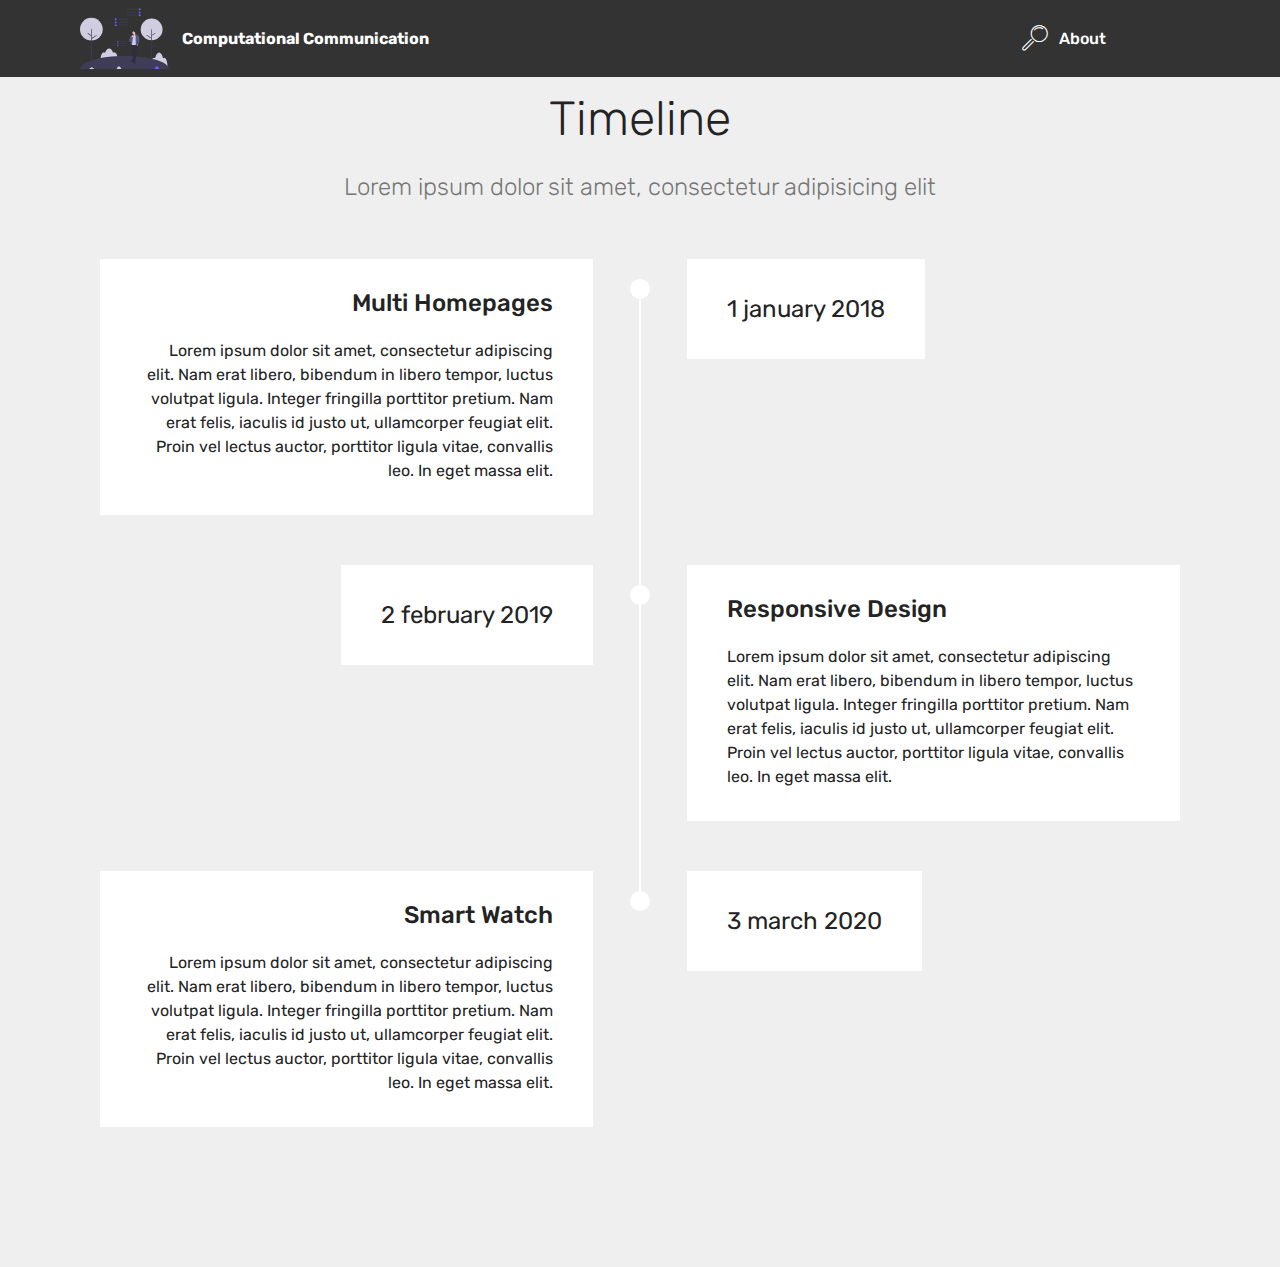
<file: cv.html>
<!DOCTYPE html>
<html >
<head>
  <!-- Site made with Mobirise Website Builder v4.9.1, https://mobirise.com -->
  <meta charset="UTF-8">
  <meta http-equiv="X-UA-Compatible" content="IE=edge">
  <meta name="generator" content="Mobirise v4.9.1, mobirise.com">
  <meta name="viewport" content="width=device-width, initial-scale=1, minimum-scale=1">
  <link rel="shortcut icon" href="assets/images/undraw-news.svg" type="image/x-icon">
  <meta name="description" content="Web Page Generator Description">
  <title>cv</title>
  <link rel="stylesheet" href="assets/web/assets/mobirise-icons/mobirise-icons.css">
  <link rel="stylesheet" href="assets/tether/tether.min.css">
  <link rel="stylesheet" href="assets/bootstrap/css/bootstrap.min.css">
  <link rel="stylesheet" href="assets/bootstrap/css/bootstrap-grid.min.css">
  <link rel="stylesheet" href="assets/bootstrap/css/bootstrap-reboot.min.css">
  <link rel="stylesheet" href="assets/dropdown/css/style.css">
  <link rel="stylesheet" href="assets/theme/css/style.css">
  <link rel="stylesheet" href="assets/mobirise/css/mbr-additional.css" type="text/css">
  
  
  
</head>
<body>
  <section class="menu cid-qTkzRZLJNu" once="menu" id="menu1-7">

    

    <nav class="navbar navbar-expand beta-menu navbar-dropdown align-items-center navbar-fixed-top navbar-toggleable-sm">
        <button class="navbar-toggler navbar-toggler-right" type="button" data-toggle="collapse" data-target="#navbarSupportedContent" aria-controls="navbarSupportedContent" aria-expanded="false" aria-label="Toggle navigation">
            <div class="hamburger">
                <span></span>
                <span></span>
                <span></span>
                <span></span>
            </div>
        </button>
        <div class="menu-logo">
            <div class="navbar-brand">
                <span class="navbar-logo">
                    <a href="https://chengjunwang.com/about/">
                         <img src="assets/images/undraw-study.svg" alt="Mobirise" title="" style="height: 3.8rem;">
                    </a>
                </span>
                <span class="navbar-caption-wrap"><a class="navbar-caption text-white display-7" href="https://chengjunwang.com/about/" target="_blank">Computational Communication</a></span>
            </div>
        </div>
        <div class="collapse navbar-collapse" id="navbarSupportedContent">
            <ul class="navbar-nav nav-dropdown nav-right" data-app-modern-menu="true"><li class="nav-item">
                    <a class="nav-link link text-white display-4" href="#top">
                        <span class="mbri-search mbr-iconfont mbr-iconfont-btn"></span>
                        About &nbsp; &nbsp; &nbsp; &nbsp; &nbsp; &nbsp; &nbsp; &nbsp; &nbsp; &nbsp;&nbsp;</a>
                </li></ul>
            
        </div>
    </nav>
</section>

<section class="engine"><a href="https://mobirise.info/j">website templates</a></section><section class="timeline1 cid-rsKRUAV9u8" id="timeline1-8">

    

    

    <div class="container align-center">
        <h2 class="mbr-section-title pb-3 mbr-fonts-style display-2">
            Timeline
        </h2>
        <h3 class="mbr-section-subtitle pb-5 mbr-fonts-style display-5">
            Lorem ipsum dolor sit amet, consectetur adipisicing elit
        </h3>

        <div class="container timelines-container" mbri-timelines="">
            <div class="row timeline-element reverse separline">      
                 <div class="timeline-date-panel col-xs-12 col-md-6  align-left">         
                    <div class="time-line-date-content">
                        <p class="mbr-timeline-date mbr-fonts-style display-5">
                            1 january 2018  
                        </p>
                    </div>
                </div>
           <span class="iconBackground"></span>
            <div class="col-xs-12 col-md-6 align-right">
                <div class="timeline-text-content">
                    <h4 class="mbr-timeline-title pb-3 mbr-fonts-style display-5">
                        Multi Homepages
                    </h4>
                    <p class="mbr-timeline-text mbr-fonts-style display-7">
                        Lorem ipsum dolor sit amet, consectetur adipiscing elit. Nam erat libero, bibendum in libero tempor, luctus volutpat ligula. Integer fringilla porttitor pretium. Nam erat felis, iaculis id justo ut, ullamcorper feugiat elit. Proin vel lectus auctor, porttitor ligula vitae, convallis leo. In eget massa elit.
                    </p>
                 </div>
            </div>
            </div>

            <div class="row timeline-element  separline">
                <div class="timeline-date-panel col-xs-12 col-md-6 align-right">
                    <div class="time-line-date-content">
                        <p class="mbr-timeline-date mbr-fonts-style display-5">
                            2 february 2019  
                        </p>
                    </div>
                </div>
                <span class="iconBackground"></span>
                <div class="col-xs-12 col-md-6 align-left ">
                    <div class="timeline-text-content">
                        <h4 class="mbr-timeline-title pb-3 mbr-fonts-style display-5">
                            Responsive Design
                        </h4>
                        <p class="mbr-timeline-text mbr-fonts-style display-7">
                            Lorem ipsum dolor sit amet, consectetur adipiscing elit. Nam erat libero, bibendum in libero tempor, luctus volutpat ligula. Integer fringilla porttitor pretium. Nam erat felis, iaculis id justo ut, ullamcorper feugiat elit. Proin vel lectus auctor, porttitor ligula vitae, convallis leo. In eget massa elit.
                        </p>
                    </div>
                </div>
            </div> 


            <div class="row timeline-element reverse">
                <div class="timeline-date-panel col-xs-12 col-md-6  align-left">
                    <div class="time-line-date-content">
                        <p class="mbr-timeline-date mbr-fonts-style display-5">
                            3 march 2020
                        </p>
                    </div>
                </div>
                <span class="iconBackground"></span>
                <div class="col-xs-12 col-md-6 align-right">
                    <div class="timeline-text-content">
                        <h4 class="mbr-timeline-title pb-3 mbr-fonts-style display-5">
                            Smart Watch
                        </h4>      
                        <p class="mbr-timeline-text mbr-fonts-style display-7">
                            Lorem ipsum dolor sit amet, consectetur adipiscing elit. Nam erat libero, bibendum in libero tempor, luctus volutpat ligula. Integer fringilla porttitor pretium. Nam erat felis, iaculis id justo ut, ullamcorper feugiat elit. Proin vel lectus auctor, porttitor ligula vitae, convallis leo. In eget massa elit.
                        </p>
                    </div>
                </div>
            </div>

            


            


            

            

            

            

            

            

            
        </div>
    </div>
</section>


  <script src="assets/web/assets/jquery/jquery.min.js"></script>
  <script src="assets/popper/popper.min.js"></script>
  <script src="assets/tether/tether.min.js"></script>
  <script src="assets/bootstrap/js/bootstrap.min.js"></script>
  <script src="assets/smoothscroll/smooth-scroll.js"></script>
  <script src="assets/dropdown/js/script.min.js"></script>
  <script src="assets/touchswipe/jquery.touch-swipe.min.js"></script>
  <script src="assets/theme/js/script.js"></script>
  
  
</body>
</html>
</file>
<file: assets/web/assets/mobirise-icons/mobirise-icons.css>
@font-face {
  font-family: 'MobiriseIcons';
  src:  url('mobirise-icons.eot?spat4u');
  src:  url('mobirise-icons.eot?spat4u#iefix') format('embedded-opentype'),
    url('mobirise-icons.ttf?spat4u') format('truetype'),
    url('mobirise-icons.woff?spat4u') format('woff'),
    url('mobirise-icons.svg?spat4u#MobiriseIcons') format('svg');
  font-weight: normal;
  font-style: normal;
}

[class^="mbri-"], [class*=" mbri-"] {
  /* use !important to prevent issues with browser extensions that change fonts */
  font-family: MobiriseIcons !important;
  speak: none;
  font-style: normal;
  font-weight: normal;
  font-variant: normal;
  text-transform: none;
  line-height: 1;

  /* Better Font Rendering =========== */
  -webkit-font-smoothing: antialiased;
  -moz-osx-font-smoothing: grayscale;
}

.mbri-add-submenu:before {
  content: "\e900";
}
.mbri-alert:before {
  content: "\e901";
}
.mbri-align-center:before {
  content: "\e902";
}
.mbri-align-justify:before {
  content: "\e903";
}
.mbri-align-left:before {
  content: "\e904";
}
.mbri-align-right:before {
  content: "\e905";
}
.mbri-android:before {
  content: "\e906";
}
.mbri-apple:before {
  content: "\e907";
}
.mbri-arrow-down:before {
  content: "\e908";
}
.mbri-arrow-next:before {
  content: "\e909";
}
.mbri-arrow-prev:before {
  content: "\e90a";
}
.mbri-arrow-up:before {
  content: "\e90b";
}
.mbri-bold:before {
  content: "\e90c";
}
.mbri-bookmark:before {
  content: "\e90d";
}
.mbri-bootstrap:before {
  content: "\e90e";
}
.mbri-briefcase:before {
  content: "\e90f";
}
.mbri-browse:before {
  content: "\e910";
}
.mbri-bulleted-list:before {
  content: "\e911";
}
.mbri-calendar:before {
  content: "\e912";
}
.mbri-camera:before {
  content: "\e913";
}
.mbri-cart-add:before {
  content: "\e914";
}
.mbri-cart-full:before {
  content: "\e915";
}
.mbri-cash:before {
  content: "\e916";
}
.mbri-change-style:before {
  content: "\e917";
}
.mbri-chat:before {
  content: "\e918";
}
.mbri-clock:before {
  content: "\e919";
}
.mbri-close:before {
  content: "\e91a";
}
.mbri-cloud:before {
  content: "\e91b";
}
.mbri-code:before {
  content: "\e91c";
}
.mbri-contact-form:before {
  content: "\e91d";
}
.mbri-credit-card:before {
  content: "\e91e";
}
.mbri-cursor-click:before {
  content: "\e91f";
}
.mbri-cust-feedback:before {
  content: "\e920";
}
.mbri-database:before {
  content: "\e921";
}
.mbri-delivery:before {
  content: "\e922";
}
.mbri-desktop:before {
  content: "\e923";
}
.mbri-devices:before {
  content: "\e924";
}
.mbri-down:before {
  content: "\e925";
}
.mbri-download:before {
  content: "\e989";
}
.mbri-drag-n-drop:before {
  content: "\e927";
}
.mbri-drag-n-drop2:before {
  content: "\e928";
}
.mbri-edit:before {
  content: "\e929";
}
.mbri-edit2:before {
  content: "\e92a";
}
.mbri-error:before {
  content: "\e92b";
}
.mbri-extension:before {
  content: "\e92c";
}
.mbri-features:before {
  content: "\e92d";
}
.mbri-file:before {
  content: "\e92e";
}
.mbri-flag:before {
  content: "\e92f";
}
.mbri-folder:before {
  content: "\e930";
}
.mbri-gift:before {
  content: "\e931";
}
.mbri-github:before {
  content: "\e932";
}
.mbri-globe:before {
  content: "\e933";
}
.mbri-globe-2:before {
  content: "\e934";
}
.mbri-growing-chart:before {
  content: "\e935";
}
.mbri-hearth:before {
  content: "\e936";
}
.mbri-help:before {
  content: "\e937";
}
.mbri-home:before {
  content: "\e938";
}
.mbri-hot-cup:before {
  content: "\e939";
}
.mbri-idea:before {
  content: "\e93a";
}
.mbri-image-gallery:before {
  content: "\e93b";
}
.mbri-image-slider:before {
  content: "\e93c";
}
.mbri-info:before {
  content: "\e93d";
}
.mbri-italic:before {
  content: "\e93e";
}
.mbri-key:before {
  content: "\e93f";
}
.mbri-laptop:before {
  content: "\e940";
}
.mbri-layers:before {
  content: "\e941";
}
.mbri-left-right:before {
  content: "\e942";
}
.mbri-left:before {
  content: "\e943";
}
.mbri-letter:before {
  content: "\e944";
}
.mbri-like:before {
  content: "\e945";
}
.mbri-link:before {
  content: "\e946";
}
.mbri-lock:before {
  content: "\e947";
}
.mbri-login:before {
  content: "\e948";
}
.mbri-logout:before {
  content: "\e949";
}
.mbri-magic-stick:before {
  content: "\e94a";
}
.mbri-map-pin:before {
  content: "\e94b";
}
.mbri-menu:before {
  content: "\e94c";
}
.mbri-mobile:before {
  content: "\e94d";
}
.mbri-mobile2:before {
  content: "\e94e";
}
.mbri-mobirise:before {
  content: "\e94f";
}
.mbri-more-horizontal:before {
  content: "\e950";
}
.mbri-more-vertical:before {
  content: "\e951";
}
.mbri-music:before {
  content: "\e952";
}
.mbri-new-file:before {
  content: "\e953";
}
.mbri-numbered-list:before {
  content: "\e954";
}
.mbri-opened-folder:before {
  content: "\e955";
}
.mbri-pages:before {
  content: "\e956";
}
.mbri-paper-plane:before {
  content: "\e957";
}
.mbri-paperclip:before {
  content: "\e958";
}
.mbri-photo:before {
  content: "\e959";
}
.mbri-photos:before {
  content: "\e95a";
}
.mbri-pin:before {
  content: "\e95b";
}
.mbri-play:before {
  content: "\e95c";
}
.mbri-plus:before {
  content: "\e95d";
}
.mbri-preview:before {
  content: "\e95e";
}
.mbri-print:before {
  content: "\e95f";
}
.mbri-protect:before {
  content: "\e960";
}
.mbri-question:before {
  content: "\e961";
}
.mbri-quote-left:before {
  content: "\e962";
}
.mbri-quote-right:before {
  content: "\e963";
}
.mbri-refresh:before {
  content: "\e964";
}
.mbri-responsive:before {
  content: "\e965";
}
.mbri-right:before {
  content: "\e966";
}
.mbri-rocket:before {
  content: "\e967";
}
.mbri-sad-face:before {
  content: "\e968";
}
.mbri-sale:before {
  content: "\e969";
}
.mbri-save:before {
  content: "\e96a";
}
.mbri-search:before {
  content: "\e96b";
}
.mbri-setting:before {
  content: "\e96c";
}
.mbri-setting2:before {
  content: "\e96d";
}
.mbri-setting3:before {
  content: "\e96e";
}
.mbri-share:before {
  content: "\e96f";
}
.mbri-shopping-bag:before {
  content: "\e970";
}
.mbri-shopping-basket:before {
  content: "\e971";
}
.mbri-shopping-cart:before {
  content: "\e972";
}
.mbri-sites:before {
  content: "\e973";
}
.mbri-smile-face:before {
  content: "\e974";
}
.mbri-speed:before {
  content: "\e975";
}
.mbri-star:before {
  content: "\e976";
}
.mbri-success:before {
  content: "\e977";
}
.mbri-sun:before {
  content: "\e978";
}
.mbri-sun2:before {
  content: "\e979";
}
.mbri-tablet:before {
  content: "\e97a";
}
.mbri-tablet-vertical:before {
  content: "\e97b";
}
.mbri-target:before {
  content: "\e97c";
}
.mbri-timer:before {
  content: "\e97d";
}
.mbri-to-ftp:before {
  content: "\e97e";
}
.mbri-to-local-drive:before {
  content: "\e97f";
}
.mbri-touch-swipe:before {
  content: "\e980";
}
.mbri-touch:before {
  content: "\e981";
}
.mbri-trash:before {
  content: "\e982";
}
.mbri-underline:before {
  content: "\e983";
}
.mbri-unlink:before {
  content: "\e984";
}
.mbri-unlock:before {
  content: "\e985";
}
.mbri-up-down:before {
  content: "\e986";
}
.mbri-up:before {
  content: "\e987";
}
.mbri-update:before {
  content: "\e988";
}
.mbri-upload:before {
 content: "\e926"; 
}
.mbri-user:before {
  content: "\e98a";
}
.mbri-user2:before {
  content: "\e98b";
}
.mbri-users:before {
  content: "\e98c";
}
.mbri-video:before {
  content: "\e98d";
}
.mbri-video-play:before {
  content: "\e98e";
}
.mbri-watch:before {
  content: "\e98f";
}
.mbri-website-theme:before {
  content: "\e990";
}
.mbri-wifi:before {
  content: "\e991";
}
.mbri-windows:before {
  content: "\e992";
}
.mbri-zoom-out:before {
  content: "\e993";
}
.mbri-redo:before {
  content: "\e994";
}
.mbri-undo:before {
  content: "\e995";
}
</file>
<file: assets/dropdown/css/style.css>
.navbar-dropdown {
  left: 0;
  padding: 0;
  position: absolute;
  right: 0;
  top: 0;
  transition: all 0.45s ease;
  z-index: 1030;
  background: #282828; }
  .navbar-dropdown .navbar-logo {
    margin-right: 0.8rem;
    transition: margin 0.3s ease-in-out;
    vertical-align: middle; }
    .navbar-dropdown .navbar-logo img {
      height: 3.125rem;
      transition: all 0.3s ease-in-out; }
    .navbar-dropdown .navbar-logo.mbr-iconfont {
      font-size: 3.125rem;
      line-height: 3.125rem; }
  .navbar-dropdown .navbar-caption {
    font-weight: 700;
    white-space: normal;
    vertical-align: -4px;
    line-height: 3.125rem !important; }
    .navbar-dropdown .navbar-caption, .navbar-dropdown .navbar-caption:hover {
      color: inherit;
      text-decoration: none; }
  .navbar-dropdown .mbr-iconfont + .navbar-caption {
    vertical-align: -1px; }
  .navbar-dropdown.navbar-fixed-top {
    position: fixed; }
  .navbar-dropdown .navbar-brand span {
    vertical-align: -4px; }
  .navbar-dropdown.bg-color.transparent {
    background: none; }
  .navbar-dropdown.navbar-short .navbar-brand {
    padding: 0.625rem 0; }
    .navbar-dropdown.navbar-short .navbar-brand span {
      vertical-align: -1px; }
  .navbar-dropdown.navbar-short .navbar-caption {
    line-height: 2.375rem !important;
    vertical-align: -2px; }
  .navbar-dropdown.navbar-short .navbar-logo {
    margin-right: 0.5rem; }
    .navbar-dropdown.navbar-short .navbar-logo img {
      height: 2.375rem; }
    .navbar-dropdown.navbar-short .navbar-logo.mbr-iconfont {
      font-size: 2.375rem;
      line-height: 2.375rem; }
  .navbar-dropdown.navbar-short .mbr-table-cell {
    height: 3.625rem; }
  .navbar-dropdown .navbar-close {
    left: 0.6875rem;
    position: fixed;
    top: 0.75rem;
    z-index: 1000; }
  .navbar-dropdown .hamburger-icon {
    content: "";
    display: inline-block;
    vertical-align: middle;
    width: 16px;
    -webkit-box-shadow: 0 -6px 0 1px #282828,0 0 0 1px #282828,0 6px 0 1px #282828;
    -moz-box-shadow: 0 -6px 0 1px #282828,0 0 0 1px #282828,0 6px 0 1px #282828;
    box-shadow: 0 -6px 0 1px #282828,0 0 0 1px #282828,0 6px 0 1px #282828; }

.dropdown-menu .dropdown-toggle[data-toggle="dropdown-submenu"]::after {
  border-bottom: 0.35em solid transparent;
  border-left: 0.35em solid;
  border-right: 0;
  border-top: 0.35em solid transparent;
  margin-left: 0.3rem; }

.dropdown-menu .dropdown-item:focus {
  outline: 0; }

.nav-dropdown {
  font-size: 0.75rem;
  font-weight: 500;
  height: auto !important; }
  .nav-dropdown .nav-btn {
    padding-left: 1rem; }
  .nav-dropdown .link {
    margin: .667em 1.667em;
    font-weight: 500;
    padding: 0;
    transition: color .2s ease-in-out; }
    .nav-dropdown .link.dropdown-toggle {
      margin-right: 2.583em; }
      .nav-dropdown .link.dropdown-toggle::after {
        margin-left: .25rem;
        border-top: 0.35em solid;
        border-right: 0.35em solid transparent;
        border-left: 0.35em solid transparent;
        border-bottom: 0; }
      .nav-dropdown .link.dropdown-toggle[aria-expanded="true"] {
        margin: 0;
        padding: 0.667em 3.263em  0.667em 1.667em; }
  .nav-dropdown .link::after,
  .nav-dropdown .dropdown-item::after {
    color: inherit; }
  .nav-dropdown .btn {
    font-size: 0.75rem;
    font-weight: 700;
    letter-spacing: 0;
    margin-bottom: 0;
    padding-left: 1.25rem;
    padding-right: 1.25rem; }
  .nav-dropdown .dropdown-menu {
    border-radius: 0;
    border: 0;
    left: 0;
    margin: 0;
    padding-bottom: 1.25rem;
    padding-top: 1.25rem;
    position: relative; }
  .nav-dropdown .dropdown-submenu {
    margin-left: 0.125rem;
    top: 0; }
  .nav-dropdown .dropdown-item {
    font-weight: 500;
    line-height: 2;
    padding: 0.3846em 4.615em 0.3846em 1.5385em;
    position: relative;
    transition: color .2s ease-in-out, background-color .2s ease-in-out; }
    .nav-dropdown .dropdown-item::after {
      margin-top: -0.3077em;
      position: absolute;
      right: 1.1538em;
      top: 50%; }
    .nav-dropdown .dropdown-item:focus, .nav-dropdown .dropdown-item:hover {
      background: none; }

@media (max-width: 767px) {
  .nav-dropdown.navbar-toggleable-sm {
    bottom: 0;
    display: none;
    left: 0;
    overflow-x: hidden;
    position: fixed;
    top: 0;
    transform: translateX(-100%);
    -ms-transform: translateX(-100%);
    -webkit-transform: translateX(-100%);
    width: 18.75rem;
    z-index: 999; } }
.nav-dropdown.navbar-toggleable-xl {
  bottom: 0;
  display: none;
  left: 0;
  overflow-x: hidden;
  position: fixed;
  top: 0;
  transform: translateX(-100%);
  -ms-transform: translateX(-100%);
  -webkit-transform: translateX(-100%);
  width: 18.75rem;
  z-index: 999; }

.nav-dropdown-sm {
  display: block !important;
  overflow-x: hidden;
  overflow: auto;
  padding-top: 3.875rem; }
  .nav-dropdown-sm::after {
    content: "";
    display: block;
    height: 3rem;
    width: 100%; }
  .nav-dropdown-sm.collapse.in ~ .navbar-close {
    display: block !important; }
  .nav-dropdown-sm.collapsing, .nav-dropdown-sm.collapse.in {
    transform: translateX(0);
    -ms-transform: translateX(0);
    -webkit-transform: translateX(0);
    transition: all 0.25s ease-out;
    -webkit-transition: all 0.25s ease-out;
    background: #282828; }
  .nav-dropdown-sm.collapsing[aria-expanded="false"] {
    transform: translateX(-100%);
    -ms-transform: translateX(-100%);
    -webkit-transform: translateX(-100%); }
  .nav-dropdown-sm .nav-item {
    display: block;
    margin-left: 0 !important;
    padding-left: 0; }
  .nav-dropdown-sm .link,
  .nav-dropdown-sm .dropdown-item {
    border-top: 1px dotted rgba(255, 255, 255, 0.1);
    font-size: 0.8125rem;
    line-height: 1.6;
    margin: 0 !important;
    padding: 0.875rem 2.4rem 0.875rem 1.5625rem !important;
    position: relative;
    white-space: normal; }
    .nav-dropdown-sm .link:focus, .nav-dropdown-sm .link:hover,
    .nav-dropdown-sm .dropdown-item:focus,
    .nav-dropdown-sm .dropdown-item:hover {
      background: rgba(0, 0, 0, 0.2) !important;
      color: #c0a375; }
  .nav-dropdown-sm .nav-btn {
    position: relative;
    padding: 1.5625rem 1.5625rem 0 1.5625rem; }
    .nav-dropdown-sm .nav-btn::before {
      border-top: 1px dotted rgba(255, 255, 255, 0.1);
      content: "";
      left: 0;
      position: absolute;
      top: 0;
      width: 100%; }
    .nav-dropdown-sm .nav-btn + .nav-btn {
      padding-top: 0.625rem; }
      .nav-dropdown-sm .nav-btn + .nav-btn::before {
        display: none; }
  .nav-dropdown-sm .btn {
    padding: 0.625rem 0; }
  .nav-dropdown-sm .dropdown-toggle[data-toggle="dropdown-submenu"]::after {
    margin-left: .25rem;
    border-top: 0.35em solid;
    border-right: 0.35em solid transparent;
    border-left: 0.35em solid transparent;
    border-bottom: 0; }
  .nav-dropdown-sm .dropdown-toggle[data-toggle="dropdown-submenu"][aria-expanded="true"]::after {
    border-top: 0;
    border-right: 0.35em solid transparent;
    border-left: 0.35em solid transparent;
    border-bottom: 0.35em solid; }
  .nav-dropdown-sm .dropdown-menu {
    margin: 0;
    padding: 0;
    position: relative;
    top: 0;
    left: 0;
    width: 100%;
    border: 0;
    float: none;
    border-radius: 0;
    background: none; }
  .nav-dropdown-sm .dropdown-submenu {
    left: 100%;
    margin-left: 0.125rem;
    margin-top: -1.25rem;
    top: 0; }

.navbar-toggleable-sm .nav-dropdown .dropdown-menu {
  position: absolute; }

.navbar-toggleable-sm .nav-dropdown .dropdown-submenu {
  left: 100%;
  margin-left: 0.125rem;
  margin-top: -1.25rem;
  top: 0; }

.navbar-toggleable-sm.opened .nav-dropdown .dropdown-menu {
  position: relative; }

.navbar-toggleable-sm.opened .nav-dropdown .dropdown-submenu {
  left: 0;
  margin-left: 00rem;
  margin-top: 0rem;
  top: 0; }

.is-builder .nav-dropdown.collapsing {
  transition: none !important; }

/*# sourceMappingURL=style.css.map */
</file>
<file: assets/theme/css/style.css>
/*!
 * Mobirise v4 theme (https://mobirise.com/)
 * Copyright 2017 Mobirise
 */
section {
  background-color: #eeeeee; }

section,
.container,
.container-fluid {
  position: relative;
  word-wrap: break-word; }

a.mbr-iconfont:hover {
  text-decoration: none; }

.article .lead p, .article .lead ul, .article .lead ol, .article .lead pre, .article .lead blockquote {
  margin-bottom: 0; }

a {
  font-style: normal;
  font-weight: 400;
  cursor: pointer; }
  a, a:hover {
    text-decoration: none; }

figure {
  margin-bottom: 0; }

body {
  color: #232323; }

h1, h2, h3, h4, h5, h6,
.h1, .h2, .h3, .h4, .h5, .h6,
.display-1, .display-2, .display-3, .display-4 {
  line-height: 1;
  word-break: break-word;
  word-wrap: break-word; }

b, strong {
  font-weight: bold; }

blockquote {
  padding: 10px 0 10px 20px;
  position: relative;
  border-left: 2px solid;
  border-color: #ff3366; }

input:-webkit-autofill, input:-webkit-autofill:hover, input:-webkit-autofill:focus, input:-webkit-autofill:active {
  transition-delay: 9999s;
  transition-property: background-color, color; }

textarea[type="hidden"] {
  display: none; }

body {
  position: relative; }

section {
  background-position: 50% 50%;
  background-repeat: no-repeat;
  background-size: cover; }
  section .mbr-background-video,
  section .mbr-background-video-preview {
    position: absolute;
    bottom: 0;
    left: 0;
    right: 0;
    top: 0; }

.hidden {
  visibility: hidden; }

.mbr-z-index20 {
  z-index: 20; }

/*! Base colors */
.mbr-white {
  color: #ffffff; }

.mbr-black {
  color: #000000; }

.mbr-bg-white {
  background-color: #ffffff; }

.mbr-bg-black {
  background-color: #000000; }

/*! Text-aligns */
.align-left {
  text-align: left; }

.align-center {
  text-align: center; }

.align-right {
  text-align: right; }

@media (max-width: 767px) {
  .align-left, .align-center, .align-right, .mbr-section-btn, .mbr-section-title {
    text-align: center; } }
/*! Font-weight  */
.mbr-light {
  font-weight: 300; }

.mbr-regular {
  font-weight: 400; }

.mbr-semibold {
  font-weight: 500; }

.mbr-bold {
  font-weight: 700; }

/*! Media  */
.media-size-item {
  -webkit-flex: 1 1 auto;
  -moz-flex: 1 1 auto;
  -ms-flex: 1 1 auto;
  -o-flex: 1 1 auto;
  flex: 1 1 auto; }

.media-content {
  -webkit-flex-basis: 100%;
  flex-basis: 100%; }

.media-container-row {
  display: -ms-flexbox;
  display: -webkit-flex;
  display: flex;
  -webkit-flex-direction: row;
  -ms-flex-direction: row;
  flex-direction: row;
  -webkit-flex-wrap: wrap;
  -ms-flex-wrap: wrap;
  flex-wrap: wrap;
  -webkit-justify-content: center;
  -ms-flex-pack: center;
  justify-content: center;
  -webkit-align-content: center;
  -ms-flex-line-pack: center;
  align-content: center;
  -webkit-align-items: start;
  -ms-flex-align: start;
  align-items: start; }
  .media-container-row .media-size-item {
    width: 400px; }

.media-container-column {
  display: -ms-flexbox;
  display: -webkit-flex;
  display: flex;
  -webkit-flex-direction: column;
  -ms-flex-direction: column;
  flex-direction: column;
  -webkit-flex-wrap: wrap;
  -ms-flex-wrap: wrap;
  flex-wrap: wrap;
  -webkit-justify-content: center;
  -ms-flex-pack: center;
  justify-content: center;
  -webkit-align-content: center;
  -ms-flex-line-pack: center;
  align-content: center;
  -webkit-align-items: stretch;
  -ms-flex-align: stretch;
  align-items: stretch; }
  .media-container-column > * {
    width: 100%; }

@media (min-width: 992px) {
  .media-container-row {
    -webkit-flex-wrap: nowrap;
    -ms-flex-wrap: nowrap;
    flex-wrap: nowrap; } }
figure {
  overflow: hidden; }

figure[mbr-media-size] {
  transition: width 0.1s; }

.mbr-figure img, .mbr-figure iframe {
  display: block;
  width: 100%; }

.card {
  background-color: transparent;
  border: none; }

.card-img {
  text-align: center;
  flex-shrink: 0;
  -webkit-flex-shrink: 0; }

.media {
  max-width: 100%;
  margin: 0 auto; }

.mbr-figure {
  -ms-flex-item-align: center;
  -ms-grid-row-align: center;
  -webkit-align-self: center;
  align-self: center; }

.media-container > div {
  max-width: 100%; }

.mbr-figure img, .card-img img {
  width: 100%; }

@media (max-width: 991px) {
  .media-size-item {
    width: auto !important; }

  .media {
    width: auto; }

  .mbr-figure {
    width: 100% !important; } }
/*! Buttons */
.mbr-section-btn {
  margin-left: -.25rem;
  margin-right: -.25rem;
  font-size: 0; }

nav .mbr-section-btn {
  margin-left: 0rem;
  margin-right: 0rem; }

/*! Btn icon margin */
.btn .mbr-iconfont, .btn.btn-sm .mbr-iconfont {
  cursor: pointer;
  margin-right: 0.5rem; }

.btn.btn-md .mbr-iconfont, .btn.btn-md .mbr-iconfont {
  margin-right: 0.8rem; }

.mbr-regular {
  font-weight: 400; }

.mbr-semibold {
  font-weight: 500; }

.mbr-bold {
  font-weight: 700; }

[type="submit"] {
  -webkit-appearance: none; }

/*! Full-screen */
.mbr-fullscreen .mbr-overlay {
  min-height: 100vh; }

.mbr-fullscreen {
  display: flex;
  display: -webkit-flex;
  display: -moz-flex;
  display: -ms-flex;
  display: -o-flex;
  align-items: center;
  -webkit-align-items: center;
  min-height: 100vh;
  padding-top: 3rem;
  padding-bottom: 3rem; }

/*! Map */
.map {
  height: 25rem;
  position: relative; }
  .map iframe {
    width: 100%;
    height: 100%; }

/* Form */
.form-asterisk {
  font-family: initial;
  position: absolute;
  top: -2px;
  font-weight: normal; }

/*! Scroll to top arrow */
.mbr-arrow-up {
  bottom: 25px;
  right: 90px;
  position: fixed;
  text-align: right;
  z-index: 5000;
  color: #ffffff;
  font-size: 32px;
  transform: rotate(180deg);
  -webkit-transform: rotate(180deg); }

.mbr-arrow-up a {
  background: rgba(0, 0, 0, 0.2);
  border-radius: 3px;
  color: #fff;
  display: inline-block;
  height: 60px;
  width: 60px;
  outline-style: none !important;
  position: relative;
  text-decoration: none;
  transition: all .3s ease-in-out;
  cursor: pointer;
  text-align: center; }
  .mbr-arrow-up a:hover {
    background-color: rgba(0, 0, 0, 0.4); }
  .mbr-arrow-up a i {
    line-height: 60px; }

.mbr-arrow-up-icon {
  display: block;
  color: #fff; }

.mbr-arrow-up-icon::before {
  content: "\203a";
  display: inline-block;
  font-family: serif;
  font-size: 32px;
  line-height: 1;
  font-style: normal;
  position: relative;
  top: 6px;
  left: -4px;
  -webkit-transform: rotate(-90deg);
  transform: rotate(-90deg); }

/*! Arrow Down */
.mbr-arrow {
  position: absolute;
  bottom: 45px;
  left: 50%;
  width: 60px;
  height: 60px;
  cursor: pointer;
  background-color: rgba(80, 80, 80, 0.5);
  border-radius: 50%;
  -webkit-transform: translateX(-50%);
  transform: translateX(-50%); }
  .mbr-arrow > a {
    display: inline-block;
    text-decoration: none;
    outline-style: none;
    -webkit-animation: arrowdown 1.7s ease-in-out infinite;
    animation: arrowdown 1.7s ease-in-out infinite; }
    .mbr-arrow > a > i {
      position: absolute;
      top: -2px;
      left: 15px;
      font-size: 2rem; }

@keyframes arrowdown {
  0% {
    transform: translateY(0px);
    -webkit-transform: translateY(0px); }
  50% {
    transform: translateY(-5px);
    -webkit-transform: translateY(-5px); }
  100% {
    transform: translateY(0px);
    -webkit-transform: translateY(0px); } }
@-webkit-keyframes arrowdown {
  0% {
    transform: translateY(0px);
    -webkit-transform: translateY(0px); }
  50% {
    transform: translateY(-5px);
    -webkit-transform: translateY(-5px); }
  100% {
    transform: translateY(0px);
    -webkit-transform: translateY(0px); } }
@media (max-width: 500px) {
  .mbr-arrow-up {
    left: 50%;
    right: auto;
    transform: translateX(-50%) rotate(180deg);
    -webkit-transform: translateX(-50%) rotate(180deg); } }
/*Gradients animation*/
@keyframes gradient-animation {
  from {
    background-position: 0% 100%;
    animation-timing-function: ease-in-out; }
  to {
    background-position: 100% 0%;
    animation-timing-function: ease-in-out; } }
@-webkit-keyframes gradient-animation {
  from {
    background-position: 0% 100%;
    animation-timing-function: ease-in-out; }
  to {
    background-position: 100% 0%;
    animation-timing-function: ease-in-out; } }
.bg-gradient {
  background-size: 200% 200%;
  animation: gradient-animation 5s infinite alternate;
  -webkit-animation: gradient-animation 5s infinite alternate; }

.menu .navbar-brand {
  display: -webkit-flex; }
  .menu .navbar-brand span {
    display: flex;
    display: -webkit-flex; }
  .menu .navbar-brand .navbar-caption-wrap {
    display: -webkit-flex; }
  .menu .navbar-brand .navbar-logo img {
    display: -webkit-flex; }
@media (min-width: 768px) and (max-width: 991px) {
  .menu .navbar-toggleable-sm .navbar-nav {
    display: -webkit-box;
    display: -webkit-flex;
    display: -ms-flexbox; } }
@media (min-width: 992px) {
  .menu .navbar-nav.nav-dropdown {
    display: -webkit-flex; }
  .menu .navbar-toggleable-sm .navbar-collapse {
    display: -webkit-flex !important; } }
@media (max-width: 767px) {
  .menu .navbar-collapse {
    overflow-y: auto;
    max-height: 80vh; }
  .menu .dropdown-menu {
    max-height: 60vh;
    overflow-y: auto; } }

.navbar {
  display: -webkit-flex;
  -webkit-flex-wrap: wrap;
  -webkit-align-items: center;
  -webkit-justify-content: space-between; }

.navbar-collapse {
  -webkit-flex-basis: 100%;
  -webkit-flex-grow: 1;
  -webkit-align-items: center; }

.nav-dropdown .link {
  padding: .667em 1.667em !important;
  margin: 0 !important; }

.nav {
  display: -webkit-flex;
  -webkit-flex-wrap: wrap; }

.row {
  display: -webkit-flex;
  -webkit-flex-wrap: wrap; }

.justify-content-center {
  -webkit-justify-content: center; }

.form-inline {
  display: -webkit-flex;
  -webkit-flex-flow: row wrap;
  -webkit-align-items: center; }

.card-wrapper {
  -webkit-flex: 1; }

.carousel-control {
  z-index: 10;
  display: -webkit-flex;
  -webkit-align-items: center;
  -webkit-justify-content: center; }

.carousel-controls {
  display: -webkit-flex; }

.media {
  display: -webkit-flex; }

/*# sourceMappingURL=style.css.map */
.engine {
	position: absolute;
	text-indent: -2400px;
	text-align: center;
	padding: 0;
	top: 0;
	left: -2400px;
}
</file>
<file: assets/mobirise/css/mbr-additional.css>
@import url(https://fonts.googleapis.com/css?family=Rubik:300,300i,400,400i,500,500i,700,700i,900,900i);





body {
  font-style: normal;
  line-height: 1.5;
}
.mbr-section-title {
  font-style: normal;
  line-height: 1.2;
}
.mbr-section-subtitle {
  line-height: 1.3;
}
.mbr-text {
  font-style: normal;
  line-height: 1.6;
}
.display-1 {
  font-family: 'Rubik', sans-serif;
  font-size: 4.25rem;
}
.display-1 > .mbr-iconfont {
  font-size: 6.8rem;
}
.display-2 {
  font-family: 'Rubik', sans-serif;
  font-size: 3rem;
}
.display-2 > .mbr-iconfont {
  font-size: 4.8rem;
}
.display-4 {
  font-family: 'Rubik', sans-serif;
  font-size: 1rem;
}
.display-4 > .mbr-iconfont {
  font-size: 1.6rem;
}
.display-5 {
  font-family: 'Rubik', sans-serif;
  font-size: 1.5rem;
}
.display-5 > .mbr-iconfont {
  font-size: 2.4rem;
}
.display-7 {
  font-family: 'Rubik', sans-serif;
  font-size: 1rem;
}
.display-7 > .mbr-iconfont {
  font-size: 1.6rem;
}
/* ---- Fluid typography for mobile devices ---- */
/* 1.4 - font scale ratio ( bootstrap == 1.42857 ) */
/* 100vw - current viewport width */
/* (48 - 20)  48 == 48rem == 768px, 20 == 20rem == 320px(minimal supported viewport) */
/* 0.65 - min scale variable, may vary */
@media (max-width: 768px) {
  .display-1 {
    font-size: 3.4rem;
    font-size: calc( 2.1374999999999997rem + (4.25 - 2.1374999999999997) * ((100vw - 20rem) / (48 - 20)));
    line-height: calc( 1.4 * (2.1374999999999997rem + (4.25 - 2.1374999999999997) * ((100vw - 20rem) / (48 - 20))));
  }
  .display-2 {
    font-size: 2.4rem;
    font-size: calc( 1.7rem + (3 - 1.7) * ((100vw - 20rem) / (48 - 20)));
    line-height: calc( 1.4 * (1.7rem + (3 - 1.7) * ((100vw - 20rem) / (48 - 20))));
  }
  .display-4 {
    font-size: 0.8rem;
    font-size: calc( 1rem + (1 - 1) * ((100vw - 20rem) / (48 - 20)));
    line-height: calc( 1.4 * (1rem + (1 - 1) * ((100vw - 20rem) / (48 - 20))));
  }
  .display-5 {
    font-size: 1.2rem;
    font-size: calc( 1.175rem + (1.5 - 1.175) * ((100vw - 20rem) / (48 - 20)));
    line-height: calc( 1.4 * (1.175rem + (1.5 - 1.175) * ((100vw - 20rem) / (48 - 20))));
  }
}
/* Buttons */
.btn {
  font-weight: 500;
  border-width: 2px;
  font-style: normal;
  letter-spacing: 1px;
  margin: .4rem .8rem;
  white-space: normal;
  -webkit-transition: all 0.3s ease-in-out;
  -moz-transition: all 0.3s ease-in-out;
  transition: all 0.3s ease-in-out;
  display: inline-flex;
  align-items: center;
  justify-content: center;
  word-break: break-word;
  -webkit-align-items: center;
  -webkit-justify-content: center;
  display: -webkit-inline-flex;
  padding: 1rem 3rem;
  border-radius: 3px;
}
.btn-sm {
  font-weight: 500;
  letter-spacing: 1px;
  -webkit-transition: all 0.3s ease-in-out;
  -moz-transition: all 0.3s ease-in-out;
  transition: all 0.3s ease-in-out;
  padding: 0.6rem 1.5rem;
  border-radius: 3px;
}
.btn-md {
  font-weight: 500;
  letter-spacing: 1px;
  margin: .4rem .8rem !important;
  -webkit-transition: all 0.3s ease-in-out;
  -moz-transition: all 0.3s ease-in-out;
  transition: all 0.3s ease-in-out;
  padding: 1rem 3rem;
  border-radius: 3px;
}
.btn-lg {
  font-weight: 500;
  letter-spacing: 1px;
  margin: .4rem .8rem !important;
  -webkit-transition: all 0.3s ease-in-out;
  -moz-transition: all 0.3s ease-in-out;
  transition: all 0.3s ease-in-out;
  padding: 1.2rem 3.2rem;
  border-radius: 3px;
}
.bg-primary {
  background-color: #149dcc !important;
}
.bg-success {
  background-color: #f7ed4a !important;
}
.bg-info {
  background-color: #82786e !important;
}
.bg-warning {
  background-color: #879a9f !important;
}
.bg-danger {
  background-color: #b1a374 !important;
}
.btn-primary,
.btn-primary:active {
  background-color: #149dcc !important;
  border-color: #149dcc !important;
  color: #ffffff !important;
}
.btn-primary:hover,
.btn-primary:focus,
.btn-primary.focus,
.btn-primary.active {
  color: #ffffff !important;
  background-color: #0d6786 !important;
  border-color: #0d6786 !important;
}
.btn-primary.disabled,
.btn-primary:disabled {
  color: #ffffff !important;
  background-color: #0d6786 !important;
  border-color: #0d6786 !important;
}
.btn-secondary,
.btn-secondary:active {
  background-color: #ff3366 !important;
  border-color: #ff3366 !important;
  color: #ffffff !important;
}
.btn-secondary:hover,
.btn-secondary:focus,
.btn-secondary.focus,
.btn-secondary.active {
  color: #ffffff !important;
  background-color: #e50039 !important;
  border-color: #e50039 !important;
}
.btn-secondary.disabled,
.btn-secondary:disabled {
  color: #ffffff !important;
  background-color: #e50039 !important;
  border-color: #e50039 !important;
}
.btn-info,
.btn-info:active {
  background-color: #82786e !important;
  border-color: #82786e !important;
  color: #ffffff !important;
}
.btn-info:hover,
.btn-info:focus,
.btn-info.focus,
.btn-info.active {
  color: #ffffff !important;
  background-color: #59524b !important;
  border-color: #59524b !important;
}
.btn-info.disabled,
.btn-info:disabled {
  color: #ffffff !important;
  background-color: #59524b !important;
  border-color: #59524b !important;
}
.btn-success,
.btn-success:active {
  background-color: #f7ed4a !important;
  border-color: #f7ed4a !important;
  color: #3f3c03 !important;
}
.btn-success:hover,
.btn-success:focus,
.btn-success.focus,
.btn-success.active {
  color: #3f3c03 !important;
  background-color: #eadd0a !important;
  border-color: #eadd0a !important;
}
.btn-success.disabled,
.btn-success:disabled {
  color: #3f3c03 !important;
  background-color: #eadd0a !important;
  border-color: #eadd0a !important;
}
.btn-warning,
.btn-warning:active {
  background-color: #879a9f !important;
  border-color: #879a9f !important;
  color: #ffffff !important;
}
.btn-warning:hover,
.btn-warning:focus,
.btn-warning.focus,
.btn-warning.active {
  color: #ffffff !important;
  background-color: #617479 !important;
  border-color: #617479 !important;
}
.btn-warning.disabled,
.btn-warning:disabled {
  color: #ffffff !important;
  background-color: #617479 !important;
  border-color: #617479 !important;
}
.btn-danger,
.btn-danger:active {
  background-color: #b1a374 !important;
  border-color: #b1a374 !important;
  color: #ffffff !important;
}
.btn-danger:hover,
.btn-danger:focus,
.btn-danger.focus,
.btn-danger.active {
  color: #ffffff !important;
  background-color: #8b7d4e !important;
  border-color: #8b7d4e !important;
}
.btn-danger.disabled,
.btn-danger:disabled {
  color: #ffffff !important;
  background-color: #8b7d4e !important;
  border-color: #8b7d4e !important;
}
.btn-white {
  color: #333333 !important;
}
.btn-white,
.btn-white:active {
  background-color: #ffffff !important;
  border-color: #ffffff !important;
  color: #808080 !important;
}
.btn-white:hover,
.btn-white:focus,
.btn-white.focus,
.btn-white.active {
  color: #808080 !important;
  background-color: #d9d9d9 !important;
  border-color: #d9d9d9 !important;
}
.btn-white.disabled,
.btn-white:disabled {
  color: #808080 !important;
  background-color: #d9d9d9 !important;
  border-color: #d9d9d9 !important;
}
.btn-black,
.btn-black:active {
  background-color: #333333 !important;
  border-color: #333333 !important;
  color: #ffffff !important;
}
.btn-black:hover,
.btn-black:focus,
.btn-black.focus,
.btn-black.active {
  color: #ffffff !important;
  background-color: #0d0d0d !important;
  border-color: #0d0d0d !important;
}
.btn-black.disabled,
.btn-black:disabled {
  color: #ffffff !important;
  background-color: #0d0d0d !important;
  border-color: #0d0d0d !important;
}
.btn-primary-outline,
.btn-primary-outline:active {
  background: none;
  border-color: #0b566f;
  color: #0b566f;
}
.btn-primary-outline:hover,
.btn-primary-outline:focus,
.btn-primary-outline.focus,
.btn-primary-outline.active {
  color: #ffffff;
  background-color: #149dcc;
  border-color: #149dcc;
}
.btn-primary-outline.disabled,
.btn-primary-outline:disabled {
  color: #ffffff !important;
  background-color: #149dcc !important;
  border-color: #149dcc !important;
}
.btn-secondary-outline,
.btn-secondary-outline:active {
  background: none;
  border-color: #cc0033;
  color: #cc0033;
}
.btn-secondary-outline:hover,
.btn-secondary-outline:focus,
.btn-secondary-outline.focus,
.btn-secondary-outline.active {
  color: #ffffff;
  background-color: #ff3366;
  border-color: #ff3366;
}
.btn-secondary-outline.disabled,
.btn-secondary-outline:disabled {
  color: #ffffff !important;
  background-color: #ff3366 !important;
  border-color: #ff3366 !important;
}
.btn-info-outline,
.btn-info-outline:active {
  background: none;
  border-color: #4b453f;
  color: #4b453f;
}
.btn-info-outline:hover,
.btn-info-outline:focus,
.btn-info-outline.focus,
.btn-info-outline.active {
  color: #ffffff;
  background-color: #82786e;
  border-color: #82786e;
}
.btn-info-outline.disabled,
.btn-info-outline:disabled {
  color: #ffffff !important;
  background-color: #82786e !important;
  border-color: #82786e !important;
}
.btn-success-outline,
.btn-success-outline:active {
  background: none;
  border-color: #d2c609;
  color: #d2c609;
}
.btn-success-outline:hover,
.btn-success-outline:focus,
.btn-success-outline.focus,
.btn-success-outline.active {
  color: #3f3c03;
  background-color: #f7ed4a;
  border-color: #f7ed4a;
}
.btn-success-outline.disabled,
.btn-success-outline:disabled {
  color: #3f3c03 !important;
  background-color: #f7ed4a !important;
  border-color: #f7ed4a !important;
}
.btn-warning-outline,
.btn-warning-outline:active {
  background: none;
  border-color: #55666b;
  color: #55666b;
}
.btn-warning-outline:hover,
.btn-warning-outline:focus,
.btn-warning-outline.focus,
.btn-warning-outline.active {
  color: #ffffff;
  background-color: #879a9f;
  border-color: #879a9f;
}
.btn-warning-outline.disabled,
.btn-warning-outline:disabled {
  color: #ffffff !important;
  background-color: #879a9f !important;
  border-color: #879a9f !important;
}
.btn-danger-outline,
.btn-danger-outline:active {
  background: none;
  border-color: #7a6e45;
  color: #7a6e45;
}
.btn-danger-outline:hover,
.btn-danger-outline:focus,
.btn-danger-outline.focus,
.btn-danger-outline.active {
  color: #ffffff;
  background-color: #b1a374;
  border-color: #b1a374;
}
.btn-danger-outline.disabled,
.btn-danger-outline:disabled {
  color: #ffffff !important;
  background-color: #b1a374 !important;
  border-color: #b1a374 !important;
}
.btn-black-outline,
.btn-black-outline:active {
  background: none;
  border-color: #000000;
  color: #000000;
}
.btn-black-outline:hover,
.btn-black-outline:focus,
.btn-black-outline.focus,
.btn-black-outline.active {
  color: #ffffff;
  background-color: #333333;
  border-color: #333333;
}
.btn-black-outline.disabled,
.btn-black-outline:disabled {
  color: #ffffff !important;
  background-color: #333333 !important;
  border-color: #333333 !important;
}
.btn-white-outline,
.btn-white-outline:active,
.btn-white-outline.active {
  background: none;
  border-color: #ffffff;
  color: #ffffff;
}
.btn-white-outline:hover,
.btn-white-outline:focus,
.btn-white-outline.focus {
  color: #333333;
  background-color: #ffffff;
  border-color: #ffffff;
}
.text-primary {
  color: #149dcc !important;
}
.text-secondary {
  color: #ff3366 !important;
}
.text-success {
  color: #f7ed4a !important;
}
.text-info {
  color: #82786e !important;
}
.text-warning {
  color: #879a9f !important;
}
.text-danger {
  color: #b1a374 !important;
}
.text-white {
  color: #ffffff !important;
}
.text-black {
  color: #000000 !important;
}
a.text-primary:hover,
a.text-primary:focus {
  color: #0b566f !important;
}
a.text-secondary:hover,
a.text-secondary:focus {
  color: #cc0033 !important;
}
a.text-success:hover,
a.text-success:focus {
  color: #d2c609 !important;
}
a.text-info:hover,
a.text-info:focus {
  color: #4b453f !important;
}
a.text-warning:hover,
a.text-warning:focus {
  color: #55666b !important;
}
a.text-danger:hover,
a.text-danger:focus {
  color: #7a6e45 !important;
}
a.text-white:hover,
a.text-white:focus {
  color: #b3b3b3 !important;
}
a.text-black:hover,
a.text-black:focus {
  color: #4d4d4d !important;
}
.alert-success {
  background-color: #70c770;
}
.alert-info {
  background-color: #82786e;
}
.alert-warning {
  background-color: #879a9f;
}
.alert-danger {
  background-color: #b1a374;
}
.mbr-section-btn a.btn:not(.btn-form) {
  border-radius: 100px;
}
.mbr-section-btn a.btn:not(.btn-form):hover,
.mbr-section-btn a.btn:not(.btn-form):focus {
  box-shadow: none !important;
}
.mbr-section-btn a.btn:not(.btn-form):hover,
.mbr-section-btn a.btn:not(.btn-form):focus {
  box-shadow: 0 10px 40px 0 rgba(0, 0, 0, 0.2) !important;
  -webkit-box-shadow: 0 10px 40px 0 rgba(0, 0, 0, 0.2) !important;
}
.mbr-gallery-filter li a {
  border-radius: 100px !important;
}
.mbr-gallery-filter li.active .btn {
  background-color: #149dcc;
  border-color: #149dcc;
  color: #ffffff;
}
.mbr-gallery-filter li.active .btn:focus {
  box-shadow: none;
}
.nav-tabs .nav-link {
  border-radius: 100px !important;
}
.btn-form {
  border-radius: 0;
}
.btn-form:hover {
  cursor: pointer;
}
a,
a:hover {
  color: #149dcc;
}
.mbr-plan-header.bg-primary .mbr-plan-subtitle,
.mbr-plan-header.bg-primary .mbr-plan-price-desc {
  color: #b4e6f8;
}
.mbr-plan-header.bg-success .mbr-plan-subtitle,
.mbr-plan-header.bg-success .mbr-plan-price-desc {
  color: #ffffff;
}
.mbr-plan-header.bg-info .mbr-plan-subtitle,
.mbr-plan-header.bg-info .mbr-plan-price-desc {
  color: #beb8b2;
}
.mbr-plan-header.bg-warning .mbr-plan-subtitle,
.mbr-plan-header.bg-warning .mbr-plan-price-desc {
  color: #ced6d8;
}
.mbr-plan-header.bg-danger .mbr-plan-subtitle,
.mbr-plan-header.bg-danger .mbr-plan-price-desc {
  color: #dfd9c6;
}
/* Scroll to top button*/
.scrollToTop_wraper {
  display: none;
}
#scrollToTop a i:before {
  content: '';
  position: absolute;
  height: 40%;
  top: 25%;
  background: #fff;
  width: 2px;
  left: calc(50% - 1px);
}
#scrollToTop a i:after {
  content: '';
  position: absolute;
  display: block;
  border-top: 2px solid #fff;
  border-right: 2px solid #fff;
  width: 40%;
  height: 40%;
  left: 30%;
  bottom: 30%;
  transform: rotate(135deg);
  -webkit-transform: rotate(135deg);
}
/* Others*/
.note-check a[data-value=Rubik] {
  font-style: normal;
}
.mbr-arrow a {
  color: #ffffff;
}
@media (max-width: 767px) {
  .mbr-arrow {
    display: none;
  }
}
.form-control-label {
  position: relative;
  cursor: pointer;
  margin-bottom: .357em;
  padding: 0;
}
.alert {
  color: #ffffff;
  border-radius: 0;
  border: 0;
  font-size: .875rem;
  line-height: 1.5;
  margin-bottom: 1.875rem;
  padding: 1.25rem;
  position: relative;
}
.alert.alert-form::after {
  background-color: inherit;
  bottom: -7px;
  content: "";
  display: block;
  height: 14px;
  left: 50%;
  margin-left: -7px;
  position: absolute;
  transform: rotate(45deg);
  width: 14px;
  -webkit-transform: rotate(45deg);
}
.form-control {
  background-color: #f5f5f5;
  box-shadow: none;
  color: #565656;
  font-family: 'Rubik', sans-serif;
  font-size: 1rem;
  line-height: 1.43;
  min-height: 3.5em;
  padding: 1.07em .5em;
}
.form-control > .mbr-iconfont {
  font-size: 1.6rem;
}
.form-control,
.form-control:focus {
  border: 1px solid #e8e8e8;
}
.form-active .form-control:invalid {
  border-color: red;
}
.mbr-overlay {
  background-color: #000;
  bottom: 0;
  left: 0;
  opacity: .5;
  position: absolute;
  right: 0;
  top: 0;
  z-index: 0;
}
blockquote {
  font-style: italic;
  padding: 10px 0 10px 20px;
  font-size: 1.09rem;
  position: relative;
  border-color: #149dcc;
  border-width: 3px;
}
ul,
ol,
pre,
blockquote {
  margin-bottom: 2.3125rem;
}
pre {
  background: #f4f4f4;
  padding: 10px 24px;
  white-space: pre-wrap;
}
.inactive {
  -webkit-user-select: none;
  -moz-user-select: none;
  -ms-user-select: none;
  user-select: none;
  pointer-events: none;
  -webkit-user-drag: none;
  user-drag: none;
}
.mbr-section__comments .row {
  justify-content: center;
  -webkit-justify-content: center;
}
/* Forms */
.mbr-form .btn {
  margin: .4rem 0;
}
.mbr-form .input-group-btn a.btn {
  border-radius: 100px !important;
}
.mbr-form .input-group-btn a.btn:hover {
  box-shadow: 0 10px 40px 0 rgba(0, 0, 0, 0.2);
}
.mbr-form .input-group-btn button[type="submit"] {
  border-radius: 100px !important;
  padding: 1rem 3rem;
}
.mbr-form .input-group-btn button[type="submit"]:hover {
  box-shadow: 0 10px 40px 0 rgba(0, 0, 0, 0.2);
}
.form2 .form-control {
  border-top-left-radius: 100px;
  border-bottom-left-radius: 100px;
}
.form2 .input-group-btn a.btn {
  border-top-left-radius: 0 !important;
  border-bottom-left-radius: 0 !important;
}
.form2 .input-group-btn button[type="submit"] {
  border-top-left-radius: 0 !important;
  border-bottom-left-radius: 0 !important;
}
.form3 input[type="email"] {
  border-radius: 100px !important;
}
@media (max-width: 349px) {
  .form2 input[type="email"] {
    border-radius: 100px !important;
  }
  .form2 .input-group-btn a.btn {
    border-radius: 100px !important;
  }
  .form2 .input-group-btn button[type="submit"] {
    border-radius: 100px !important;
  }
}
@media (max-width: 767px) {
  .btn {
    font-size: .75rem !important;
  }
  .btn .mbr-iconfont {
    font-size: 1rem !important;
  }
}
/* Social block */
.btn-social {
  font-size: 20px;
  border-radius: 50%;
  padding: 0;
  width: 44px;
  height: 44px;
  line-height: 44px;
  text-align: center;
  position: relative;
  border: 2px solid #c0a375;
  border-color: #149dcc;
  color: #232323;
  cursor: pointer;
}
.btn-social i {
  top: 0;
  line-height: 44px;
  width: 44px;
}
.btn-social:hover {
  color: #fff;
  background: #149dcc;
}
.btn-social + .btn {
  margin-left: .1rem;
}
/* Footer */
.mbr-footer-content li::before,
.mbr-footer .mbr-contacts li::before {
  background: #149dcc;
}
.mbr-footer-content li a:hover,
.mbr-footer .mbr-contacts li a:hover {
  color: #149dcc;
}
.footer3 input[type="email"],
.footer4 input[type="email"] {
  border-radius: 100px !important;
}
.footer3 .input-group-btn a.btn,
.footer4 .input-group-btn a.btn {
  border-radius: 100px !important;
}
.footer3 .input-group-btn button[type="submit"],
.footer4 .input-group-btn button[type="submit"] {
  border-radius: 100px !important;
}
/* Headers*/
.header13 .form-inline input[type="email"],
.header14 .form-inline input[type="email"] {
  border-radius: 100px;
}
.header13 .form-inline input[type="text"],
.header14 .form-inline input[type="text"] {
  border-radius: 100px;
}
.header13 .form-inline input[type="tel"],
.header14 .form-inline input[type="tel"] {
  border-radius: 100px;
}
.header13 .form-inline a.btn,
.header14 .form-inline a.btn {
  border-radius: 100px;
}
.header13 .form-inline button,
.header14 .form-inline button {
  border-radius: 100px !important;
}
.offset-1 {
  margin-left: 8.33333%;
}
.offset-2 {
  margin-left: 16.66667%;
}
.offset-3 {
  margin-left: 25%;
}
.offset-4 {
  margin-left: 33.33333%;
}
.offset-5 {
  margin-left: 41.66667%;
}
.offset-6 {
  margin-left: 50%;
}
.offset-7 {
  margin-left: 58.33333%;
}
.offset-8 {
  margin-left: 66.66667%;
}
.offset-9 {
  margin-left: 75%;
}
.offset-10 {
  margin-left: 83.33333%;
}
.offset-11 {
  margin-left: 91.66667%;
}
@media (min-width: 576px) {
  .offset-sm-0 {
    margin-left: 0%;
  }
  .offset-sm-1 {
    margin-left: 8.33333%;
  }
  .offset-sm-2 {
    margin-left: 16.66667%;
  }
  .offset-sm-3 {
    margin-left: 25%;
  }
  .offset-sm-4 {
    margin-left: 33.33333%;
  }
  .offset-sm-5 {
    margin-left: 41.66667%;
  }
  .offset-sm-6 {
    margin-left: 50%;
  }
  .offset-sm-7 {
    margin-left: 58.33333%;
  }
  .offset-sm-8 {
    margin-left: 66.66667%;
  }
  .offset-sm-9 {
    margin-left: 75%;
  }
  .offset-sm-10 {
    margin-left: 83.33333%;
  }
  .offset-sm-11 {
    margin-left: 91.66667%;
  }
}
@media (min-width: 768px) {
  .offset-md-0 {
    margin-left: 0%;
  }
  .offset-md-1 {
    margin-left: 8.33333%;
  }
  .offset-md-2 {
    margin-left: 16.66667%;
  }
  .offset-md-3 {
    margin-left: 25%;
  }
  .offset-md-4 {
    margin-left: 33.33333%;
  }
  .offset-md-5 {
    margin-left: 41.66667%;
  }
  .offset-md-6 {
    margin-left: 50%;
  }
  .offset-md-7 {
    margin-left: 58.33333%;
  }
  .offset-md-8 {
    margin-left: 66.66667%;
  }
  .offset-md-9 {
    margin-left: 75%;
  }
  .offset-md-10 {
    margin-left: 83.33333%;
  }
  .offset-md-11 {
    margin-left: 91.66667%;
  }
}
@media (min-width: 992px) {
  .offset-lg-0 {
    margin-left: 0%;
  }
  .offset-lg-1 {
    margin-left: 8.33333%;
  }
  .offset-lg-2 {
    margin-left: 16.66667%;
  }
  .offset-lg-3 {
    margin-left: 25%;
  }
  .offset-lg-4 {
    margin-left: 33.33333%;
  }
  .offset-lg-5 {
    margin-left: 41.66667%;
  }
  .offset-lg-6 {
    margin-left: 50%;
  }
  .offset-lg-7 {
    margin-left: 58.33333%;
  }
  .offset-lg-8 {
    margin-left: 66.66667%;
  }
  .offset-lg-9 {
    margin-left: 75%;
  }
  .offset-lg-10 {
    margin-left: 83.33333%;
  }
  .offset-lg-11 {
    margin-left: 91.66667%;
  }
}
@media (min-width: 1200px) {
  .offset-xl-0 {
    margin-left: 0%;
  }
  .offset-xl-1 {
    margin-left: 8.33333%;
  }
  .offset-xl-2 {
    margin-left: 16.66667%;
  }
  .offset-xl-3 {
    margin-left: 25%;
  }
  .offset-xl-4 {
    margin-left: 33.33333%;
  }
  .offset-xl-5 {
    margin-left: 41.66667%;
  }
  .offset-xl-6 {
    margin-left: 50%;
  }
  .offset-xl-7 {
    margin-left: 58.33333%;
  }
  .offset-xl-8 {
    margin-left: 66.66667%;
  }
  .offset-xl-9 {
    margin-left: 75%;
  }
  .offset-xl-10 {
    margin-left: 83.33333%;
  }
  .offset-xl-11 {
    margin-left: 91.66667%;
  }
}
.navbar-toggler {
  -webkit-align-self: flex-start;
  -ms-flex-item-align: start;
  align-self: flex-start;
  padding: 0.25rem 0.75rem;
  font-size: 1.25rem;
  line-height: 1;
  background: transparent;
  border: 1px solid transparent;
  -webkit-border-radius: 0.25rem;
  border-radius: 0.25rem;
}
.navbar-toggler:focus,
.navbar-toggler:hover {
  text-decoration: none;
}
.navbar-toggler-icon {
  display: inline-block;
  width: 1.5em;
  height: 1.5em;
  vertical-align: middle;
  content: "";
  background: no-repeat center center;
  -webkit-background-size: 100% 100%;
  -o-background-size: 100% 100%;
  background-size: 100% 100%;
}
.navbar-toggler-left {
  position: absolute;
  left: 1rem;
}
.navbar-toggler-right {
  position: absolute;
  right: 1rem;
}
@media (max-width: 575px) {
  .navbar-toggleable .navbar-nav .dropdown-menu {
    position: static;
    float: none;
  }
  .navbar-toggleable > .container {
    padding-right: 0;
    padding-left: 0;
  }
}
@media (min-width: 576px) {
  .navbar-toggleable {
    -webkit-box-orient: horizontal;
    -webkit-box-direction: normal;
    -webkit-flex-direction: row;
    -ms-flex-direction: row;
    flex-direction: row;
    -webkit-flex-wrap: nowrap;
    -ms-flex-wrap: nowrap;
    flex-wrap: nowrap;
    -webkit-box-align: center;
    -webkit-align-items: center;
    -ms-flex-align: center;
    align-items: center;
  }
  .navbar-toggleable .navbar-nav {
    -webkit-box-orient: horizontal;
    -webkit-box-direction: normal;
    -webkit-flex-direction: row;
    -ms-flex-direction: row;
    flex-direction: row;
  }
  .navbar-toggleable .navbar-nav .nav-link {
    padding-right: .5rem;
    padding-left: .5rem;
  }
  .navbar-toggleable > .container {
    display: -webkit-box;
    display: -webkit-flex;
    display: -ms-flexbox;
    display: flex;
    -webkit-flex-wrap: nowrap;
    -ms-flex-wrap: nowrap;
    flex-wrap: nowrap;
    -webkit-box-align: center;
    -webkit-align-items: center;
    -ms-flex-align: center;
    align-items: center;
  }
  .navbar-toggleable .navbar-collapse {
    display: -webkit-box !important;
    display: -webkit-flex !important;
    display: -ms-flexbox !important;
    display: flex !important;
    width: 100%;
  }
  .navbar-toggleable .navbar-toggler {
    display: none;
  }
}
@media (max-width: 767px) {
  .navbar-toggleable-sm .navbar-nav .dropdown-menu {
    position: static;
    float: none;
  }
  .navbar-toggleable-sm > .container {
    padding-right: 0;
    padding-left: 0;
  }
}
@media (min-width: 768px) {
  .navbar-toggleable-sm {
    -webkit-box-orient: horizontal;
    -webkit-box-direction: normal;
    -webkit-flex-direction: row;
    -ms-flex-direction: row;
    flex-direction: row;
    -webkit-flex-wrap: nowrap;
    -ms-flex-wrap: nowrap;
    flex-wrap: nowrap;
    -webkit-box-align: center;
    -webkit-align-items: center;
    -ms-flex-align: center;
    align-items: center;
  }
  .navbar-toggleable-sm .navbar-nav {
    -webkit-box-orient: horizontal;
    -webkit-box-direction: normal;
    -webkit-flex-direction: row;
    -ms-flex-direction: row;
    flex-direction: row;
  }
  .navbar-toggleable-sm .navbar-nav .nav-link {
    padding-right: .5rem;
    padding-left: .5rem;
  }
  .navbar-toggleable-sm > .container {
    display: -webkit-box;
    display: -webkit-flex;
    display: -ms-flexbox;
    display: flex;
    -webkit-flex-wrap: nowrap;
    -ms-flex-wrap: nowrap;
    flex-wrap: nowrap;
    -webkit-box-align: center;
    -webkit-align-items: center;
    -ms-flex-align: center;
    align-items: center;
  }
  .navbar-toggleable-sm .navbar-collapse {
    display: none;
    width: 100%;
  }
  .navbar-toggleable-sm .navbar-toggler {
    display: none;
  }
}
@media (max-width: 991px) {
  .navbar-toggleable-md .navbar-nav .dropdown-menu {
    position: static;
    float: none;
  }
  .navbar-toggleable-md > .container {
    padding-right: 0;
    padding-left: 0;
  }
}
@media (min-width: 992px) {
  .navbar-toggleable-md {
    -webkit-box-orient: horizontal;
    -webkit-box-direction: normal;
    -webkit-flex-direction: row;
    -ms-flex-direction: row;
    flex-direction: row;
    -webkit-flex-wrap: nowrap;
    -ms-flex-wrap: nowrap;
    flex-wrap: nowrap;
    -webkit-box-align: center;
    -webkit-align-items: center;
    -ms-flex-align: center;
    align-items: center;
  }
  .navbar-toggleable-md .navbar-nav {
    -webkit-box-orient: horizontal;
    -webkit-box-direction: normal;
    -webkit-flex-direction: row;
    -ms-flex-direction: row;
    flex-direction: row;
  }
  .navbar-toggleable-md .navbar-nav .nav-link {
    padding-right: .5rem;
    padding-left: .5rem;
  }
  .navbar-toggleable-md > .container {
    display: -webkit-box;
    display: -webkit-flex;
    display: -ms-flexbox;
    display: flex;
    -webkit-flex-wrap: nowrap;
    -ms-flex-wrap: nowrap;
    flex-wrap: nowrap;
    -webkit-box-align: center;
    -webkit-align-items: center;
    -ms-flex-align: center;
    align-items: center;
  }
  .navbar-toggleable-md .navbar-collapse {
    display: -webkit-box !important;
    display: -webkit-flex !important;
    display: -ms-flexbox !important;
    display: flex !important;
    width: 100%;
  }
  .navbar-toggleable-md .navbar-toggler {
    display: none;
  }
}
@media (max-width: 1199px) {
  .navbar-toggleable-lg .navbar-nav .dropdown-menu {
    position: static;
    float: none;
  }
  .navbar-toggleable-lg > .container {
    padding-right: 0;
    padding-left: 0;
  }
}
@media (min-width: 1200px) {
  .navbar-toggleable-lg {
    -webkit-box-orient: horizontal;
    -webkit-box-direction: normal;
    -webkit-flex-direction: row;
    -ms-flex-direction: row;
    flex-direction: row;
    -webkit-flex-wrap: nowrap;
    -ms-flex-wrap: nowrap;
    flex-wrap: nowrap;
    -webkit-box-align: center;
    -webkit-align-items: center;
    -ms-flex-align: center;
    align-items: center;
  }
  .navbar-toggleable-lg .navbar-nav {
    -webkit-box-orient: horizontal;
    -webkit-box-direction: normal;
    -webkit-flex-direction: row;
    -ms-flex-direction: row;
    flex-direction: row;
  }
  .navbar-toggleable-lg .navbar-nav .nav-link {
    padding-right: .5rem;
    padding-left: .5rem;
  }
  .navbar-toggleable-lg > .container {
    display: -webkit-box;
    display: -webkit-flex;
    display: -ms-flexbox;
    display: flex;
    -webkit-flex-wrap: nowrap;
    -ms-flex-wrap: nowrap;
    flex-wrap: nowrap;
    -webkit-box-align: center;
    -webkit-align-items: center;
    -ms-flex-align: center;
    align-items: center;
  }
  .navbar-toggleable-lg .navbar-collapse {
    display: -webkit-box !important;
    display: -webkit-flex !important;
    display: -ms-flexbox !important;
    display: flex !important;
    width: 100%;
  }
  .navbar-toggleable-lg .navbar-toggler {
    display: none;
  }
}
.navbar-toggleable-xl {
  -webkit-box-orient: horizontal;
  -webkit-box-direction: normal;
  -webkit-flex-direction: row;
  -ms-flex-direction: row;
  flex-direction: row;
  -webkit-flex-wrap: nowrap;
  -ms-flex-wrap: nowrap;
  flex-wrap: nowrap;
  -webkit-box-align: center;
  -webkit-align-items: center;
  -ms-flex-align: center;
  align-items: center;
}
.navbar-toggleable-xl .navbar-nav .dropdown-menu {
  position: static;
  float: none;
}
.navbar-toggleable-xl > .container {
  padding-right: 0;
  padding-left: 0;
}
.navbar-toggleable-xl .navbar-nav {
  -webkit-box-orient: horizontal;
  -webkit-box-direction: normal;
  -webkit-flex-direction: row;
  -ms-flex-direction: row;
  flex-direction: row;
}
.navbar-toggleable-xl .navbar-nav .nav-link {
  padding-right: .5rem;
  padding-left: .5rem;
}
.navbar-toggleable-xl > .container {
  display: -webkit-box;
  display: -webkit-flex;
  display: -ms-flexbox;
  display: flex;
  -webkit-flex-wrap: nowrap;
  -ms-flex-wrap: nowrap;
  flex-wrap: nowrap;
  -webkit-box-align: center;
  -webkit-align-items: center;
  -ms-flex-align: center;
  align-items: center;
}
.navbar-toggleable-xl .navbar-collapse {
  display: -webkit-box !important;
  display: -webkit-flex !important;
  display: -ms-flexbox !important;
  display: flex !important;
  width: 100%;
}
.navbar-toggleable-xl .navbar-toggler {
  display: none;
}
.card-img {
  width: auto;
}
.menu .navbar.collapsed:not(.beta-menu) {
  flex-direction: column;
  -webkit-flex-direction: column;
}
.carousel-item.active,
.carousel-item-next,
.carousel-item-prev {
  display: -webkit-box;
  display: -webkit-flex;
  display: -ms-flexbox;
  display: flex;
}
.note-air-layout .dropup .dropdown-menu,
.note-air-layout .navbar-fixed-bottom .dropdown .dropdown-menu {
  bottom: initial !important;
}
html,
body {
  height: auto;
  min-height: 100vh;
}
.dropup .dropdown-toggle::after {
  display: none;
}
@media screen and (-ms-high-contrast: active), (-ms-high-contrast: none) {
  .card-wrapper {
    flex: auto!important;
  }
}
.cid-qTkzRZLJNu .navbar {
  padding: .5rem 0;
  background: #333333;
  transition: none;
  min-height: 77px;
}
.cid-qTkzRZLJNu .navbar-dropdown.bg-color.transparent.opened {
  background: #333333;
}
.cid-qTkzRZLJNu a {
  font-style: normal;
}
.cid-qTkzRZLJNu .nav-item span {
  padding-right: 0.4em;
  line-height: 0.5em;
  vertical-align: text-bottom;
  position: relative;
  text-decoration: none;
}
.cid-qTkzRZLJNu .nav-item a {
  display: flex;
  align-items: center;
  justify-content: center;
  padding: 0.7rem 0 !important;
  margin: 0rem .65rem !important;
}
.cid-qTkzRZLJNu .nav-item:focus,
.cid-qTkzRZLJNu .nav-link:focus {
  outline: none;
}
.cid-qTkzRZLJNu .btn {
  padding: 0.4rem 1.5rem;
  display: inline-flex;
  align-items: center;
}
.cid-qTkzRZLJNu .btn .mbr-iconfont {
  font-size: 1.6rem;
}
.cid-qTkzRZLJNu .menu-logo {
  margin-right: auto;
}
.cid-qTkzRZLJNu .menu-logo .navbar-brand {
  display: flex;
  margin-left: 5rem;
  padding: 0;
  transition: padding .2s;
  min-height: 3.8rem;
  align-items: center;
}
.cid-qTkzRZLJNu .menu-logo .navbar-brand .navbar-caption-wrap {
  display: -webkit-flex;
  -webkit-align-items: center;
  align-items: center;
  word-break: break-word;
  min-width: 7rem;
  margin: .3rem 0;
}
.cid-qTkzRZLJNu .menu-logo .navbar-brand .navbar-caption-wrap .navbar-caption {
  line-height: 1.2rem !important;
  padding-right: 2rem;
}
.cid-qTkzRZLJNu .menu-logo .navbar-brand .navbar-logo {
  font-size: 4rem;
  transition: font-size 0.25s;
}
.cid-qTkzRZLJNu .menu-logo .navbar-brand .navbar-logo img {
  display: flex;
}
.cid-qTkzRZLJNu .menu-logo .navbar-brand .navbar-logo .mbr-iconfont {
  transition: font-size 0.25s;
}
.cid-qTkzRZLJNu .navbar-toggleable-sm .navbar-collapse {
  justify-content: flex-end;
  -webkit-justify-content: flex-end;
  padding-right: 5rem;
  width: auto;
}
.cid-qTkzRZLJNu .navbar-toggleable-sm .navbar-collapse .navbar-nav {
  flex-wrap: wrap;
  -webkit-flex-wrap: wrap;
  padding-left: 0;
}
.cid-qTkzRZLJNu .navbar-toggleable-sm .navbar-collapse .navbar-nav .nav-item {
  -webkit-align-self: center;
  align-self: center;
}
.cid-qTkzRZLJNu .navbar-toggleable-sm .navbar-collapse .navbar-buttons {
  padding-left: 0;
  padding-bottom: 0;
}
.cid-qTkzRZLJNu .dropdown .dropdown-menu {
  background: #333333;
  display: none;
  position: absolute;
  min-width: 5rem;
  padding-top: 1.4rem;
  padding-bottom: 1.4rem;
  text-align: left;
}
.cid-qTkzRZLJNu .dropdown .dropdown-menu .dropdown-item {
  width: auto;
  padding: 0.235em 1.5385em 0.235em 1.5385em !important;
}
.cid-qTkzRZLJNu .dropdown .dropdown-menu .dropdown-item::after {
  right: 0.5rem;
}
.cid-qTkzRZLJNu .dropdown .dropdown-menu .dropdown-submenu {
  margin: 0;
}
.cid-qTkzRZLJNu .dropdown.open > .dropdown-menu {
  display: block;
}
.cid-qTkzRZLJNu .navbar-toggleable-sm.opened:after {
  position: absolute;
  width: 100vw;
  height: 100vh;
  content: '';
  background-color: rgba(0, 0, 0, 0.1);
  left: 0;
  bottom: 0;
  transform: translateY(100%);
  -webkit-transform: translateY(100%);
  z-index: 1000;
}
.cid-qTkzRZLJNu .navbar.navbar-short {
  min-height: 60px;
  transition: all .2s;
}
.cid-qTkzRZLJNu .navbar.navbar-short .navbar-toggler-right {
  top: 20px;
}
.cid-qTkzRZLJNu .navbar.navbar-short .navbar-logo a {
  font-size: 2.5rem !important;
  line-height: 2.5rem;
  transition: font-size 0.25s;
}
.cid-qTkzRZLJNu .navbar.navbar-short .navbar-logo a .mbr-iconfont {
  font-size: 2.5rem !important;
}
.cid-qTkzRZLJNu .navbar.navbar-short .navbar-logo a img {
  height: 3rem !important;
}
.cid-qTkzRZLJNu .navbar.navbar-short .navbar-brand {
  min-height: 3rem;
}
.cid-qTkzRZLJNu button.navbar-toggler {
  width: 31px;
  height: 18px;
  cursor: pointer;
  transition: all .2s;
  top: 1.5rem;
  right: 1rem;
}
.cid-qTkzRZLJNu button.navbar-toggler:focus {
  outline: none;
}
.cid-qTkzRZLJNu button.navbar-toggler .hamburger span {
  position: absolute;
  right: 0;
  width: 30px;
  height: 2px;
  border-right: 5px;
  background-color: #232323;
}
.cid-qTkzRZLJNu button.navbar-toggler .hamburger span:nth-child(1) {
  top: 0;
  transition: all .2s;
}
.cid-qTkzRZLJNu button.navbar-toggler .hamburger span:nth-child(2) {
  top: 8px;
  transition: all .15s;
}
.cid-qTkzRZLJNu button.navbar-toggler .hamburger span:nth-child(3) {
  top: 8px;
  transition: all .15s;
}
.cid-qTkzRZLJNu button.navbar-toggler .hamburger span:nth-child(4) {
  top: 16px;
  transition: all .2s;
}
.cid-qTkzRZLJNu nav.opened .hamburger span:nth-child(1) {
  top: 8px;
  width: 0;
  opacity: 0;
  right: 50%;
  transition: all .2s;
}
.cid-qTkzRZLJNu nav.opened .hamburger span:nth-child(2) {
  -webkit-transform: rotate(45deg);
  transform: rotate(45deg);
  transition: all .25s;
}
.cid-qTkzRZLJNu nav.opened .hamburger span:nth-child(3) {
  -webkit-transform: rotate(-45deg);
  transform: rotate(-45deg);
  transition: all .25s;
}
.cid-qTkzRZLJNu nav.opened .hamburger span:nth-child(4) {
  top: 8px;
  width: 0;
  opacity: 0;
  right: 50%;
  transition: all .2s;
}
.cid-qTkzRZLJNu .collapsed.navbar-expand {
  flex-direction: column;
}
.cid-qTkzRZLJNu .collapsed .btn {
  display: flex;
}
.cid-qTkzRZLJNu .collapsed .navbar-collapse {
  display: none !important;
  padding-right: 0 !important;
}
.cid-qTkzRZLJNu .collapsed .navbar-collapse.collapsing,
.cid-qTkzRZLJNu .collapsed .navbar-collapse.show {
  display: block !important;
}
.cid-qTkzRZLJNu .collapsed .navbar-collapse.collapsing .navbar-nav,
.cid-qTkzRZLJNu .collapsed .navbar-collapse.show .navbar-nav {
  display: block;
  text-align: center;
}
.cid-qTkzRZLJNu .collapsed .navbar-collapse.collapsing .navbar-nav .nav-item,
.cid-qTkzRZLJNu .collapsed .navbar-collapse.show .navbar-nav .nav-item {
  clear: both;
}
.cid-qTkzRZLJNu .collapsed .navbar-collapse.collapsing .navbar-nav .nav-item:last-child,
.cid-qTkzRZLJNu .collapsed .navbar-collapse.show .navbar-nav .nav-item:last-child {
  margin-bottom: 1rem;
}
.cid-qTkzRZLJNu .collapsed .navbar-collapse.collapsing .navbar-buttons,
.cid-qTkzRZLJNu .collapsed .navbar-collapse.show .navbar-buttons {
  text-align: center;
}
.cid-qTkzRZLJNu .collapsed .navbar-collapse.collapsing .navbar-buttons:last-child,
.cid-qTkzRZLJNu .collapsed .navbar-collapse.show .navbar-buttons:last-child {
  margin-bottom: 1rem;
}
.cid-qTkzRZLJNu .collapsed button.navbar-toggler {
  display: block;
}
.cid-qTkzRZLJNu .collapsed .navbar-brand {
  margin-left: 1rem !important;
}
.cid-qTkzRZLJNu .collapsed .navbar-toggleable-sm {
  flex-direction: column;
  -webkit-flex-direction: column;
}
.cid-qTkzRZLJNu .collapsed .dropdown .dropdown-menu {
  width: 100%;
  text-align: center;
  position: relative;
  opacity: 0;
  display: block;
  height: 0;
  visibility: hidden;
  padding: 0;
  transition-duration: .5s;
  transition-property: opacity,padding,height;
}
.cid-qTkzRZLJNu .collapsed .dropdown.open > .dropdown-menu {
  position: relative;
  opacity: 1;
  height: auto;
  padding: 1.4rem 0;
  visibility: visible;
}
.cid-qTkzRZLJNu .collapsed .dropdown .dropdown-submenu {
  left: 0;
  text-align: center;
  width: 100%;
}
.cid-qTkzRZLJNu .collapsed .dropdown .dropdown-toggle[data-toggle="dropdown-submenu"]::after {
  margin-top: 0;
  position: inherit;
  right: 0;
  top: 50%;
  display: inline-block;
  width: 0;
  height: 0;
  margin-left: .3em;
  vertical-align: middle;
  content: "";
  border-top: .30em solid;
  border-right: .30em solid transparent;
  border-left: .30em solid transparent;
}
@media (max-width: 991px) {
  .cid-qTkzRZLJNu .navbar-expand {
    flex-direction: column;
  }
  .cid-qTkzRZLJNu img {
    height: 3.8rem !important;
  }
  .cid-qTkzRZLJNu .btn {
    display: flex;
  }
  .cid-qTkzRZLJNu button.navbar-toggler {
    display: block;
  }
  .cid-qTkzRZLJNu .navbar-brand {
    margin-left: 1rem !important;
  }
  .cid-qTkzRZLJNu .navbar-toggleable-sm {
    flex-direction: column;
    -webkit-flex-direction: column;
  }
  .cid-qTkzRZLJNu .navbar-collapse {
    display: none !important;
    padding-right: 0 !important;
  }
  .cid-qTkzRZLJNu .navbar-collapse.collapsing,
  .cid-qTkzRZLJNu .navbar-collapse.show {
    display: block !important;
  }
  .cid-qTkzRZLJNu .navbar-collapse.collapsing .navbar-nav,
  .cid-qTkzRZLJNu .navbar-collapse.show .navbar-nav {
    display: block;
    text-align: center;
  }
  .cid-qTkzRZLJNu .navbar-collapse.collapsing .navbar-nav .nav-item,
  .cid-qTkzRZLJNu .navbar-collapse.show .navbar-nav .nav-item {
    clear: both;
  }
  .cid-qTkzRZLJNu .navbar-collapse.collapsing .navbar-nav .nav-item:last-child,
  .cid-qTkzRZLJNu .navbar-collapse.show .navbar-nav .nav-item:last-child {
    margin-bottom: 1rem;
  }
  .cid-qTkzRZLJNu .navbar-collapse.collapsing .navbar-buttons,
  .cid-qTkzRZLJNu .navbar-collapse.show .navbar-buttons {
    text-align: center;
  }
  .cid-qTkzRZLJNu .navbar-collapse.collapsing .navbar-buttons:last-child,
  .cid-qTkzRZLJNu .navbar-collapse.show .navbar-buttons:last-child {
    margin-bottom: 1rem;
  }
  .cid-qTkzRZLJNu .dropdown .dropdown-menu {
    width: 100%;
    text-align: center;
    position: relative;
    opacity: 0;
    display: block;
    height: 0;
    visibility: hidden;
    padding: 0;
    transition-duration: .5s;
    transition-property: opacity,padding,height;
  }
  .cid-qTkzRZLJNu .dropdown.open > .dropdown-menu {
    position: relative;
    opacity: 1;
    height: auto;
    padding: 1.4rem 0;
    visibility: visible;
  }
  .cid-qTkzRZLJNu .dropdown .dropdown-submenu {
    left: 0;
    text-align: center;
    width: 100%;
  }
  .cid-qTkzRZLJNu .dropdown .dropdown-toggle[data-toggle="dropdown-submenu"]::after {
    margin-top: 0;
    position: inherit;
    right: 0;
    top: 50%;
    display: inline-block;
    width: 0;
    height: 0;
    margin-left: .3em;
    vertical-align: middle;
    content: "";
    border-top: .30em solid;
    border-right: .30em solid transparent;
    border-left: .30em solid transparent;
  }
}
@media (min-width: 767px) {
  .cid-qTkzRZLJNu .menu-logo {
    flex-shrink: 0;
  }
}
.cid-qTkzRZLJNu .navbar-collapse {
  flex-basis: auto;
}
.cid-qTkzRZLJNu .nav-link:hover,
.cid-qTkzRZLJNu .dropdown-item:hover {
  color: #232323 !important;
}
.cid-rv31IiaBuS {
  padding-top: 120px;
  padding-bottom: 90px;
  background-color: #5b686b;
  background: linear-gradient(45deg, #5b686b, #232323);
}
.cid-rv31IiaBuS .media-container-row {
  flex-direction: row-reverse;
  -webkit-flex-direction: row-reverse;
}
@media (min-width: 992px) {
  .cid-rv31IiaBuS .mbr-figure {
    padding-right: 4rem;
    padding-right: 0;
    padding-left: 4rem;
  }
}
@media (max-width: 991px) {
  .cid-rv31IiaBuS .mbr-figure {
    padding-bottom: 3rem;
  }
}
@media (max-width: 767px) {
  .cid-rv31IiaBuS .mbr-text {
    text-align: center;
  }
}
.cid-rv31IiaBuS .mbr-text,
.cid-rv31IiaBuS .mbr-section-btn {
  text-align: left;
}
.cid-rWB6MoGes6 {
  padding-top: 90px;
  padding-bottom: 0px;
  background-color: #efefef;
}
.cid-rWB6MoGes6 P {
  color: #767676;
}
.cid-rWAVXUqtSe {
  padding-top: 0px;
  padding-bottom: 30px;
  background-color: #ffffff;
}
.cid-rWAVXUqtSe .mbr-slider .carousel-control {
  background: #1b1b1b;
}
.cid-rWAVXUqtSe .mbr-slider .carousel-control-prev {
  left: 0;
  margin-left: 2.5rem;
}
.cid-rWAVXUqtSe .mbr-slider .carousel-control-next {
  right: 0;
  margin-right: 2.5rem;
}
.cid-rWAVXUqtSe .mbr-slider .modal-body .close {
  background: #1b1b1b;
}
.cid-rWAVXUqtSe .mbr-gallery-item > div::before {
  content: '';
  position: absolute;
  left: 0;
  top: 0;
  width: 100%;
  height: 100%;
  background: #554346;
  opacity: 0;
  -webkit-transition: 0.2s opacity ease-in-out;
  transition: 0.2s opacity ease-in-out;
  background: linear-gradient(to left, #554346, #232323) !important;
}
.cid-rWAVXUqtSe .mbr-gallery-item > div:hover .mbr-gallery-title::before {
  background: transparent !important;
}
.cid-rWAVXUqtSe .mbr-gallery-item > div:hover:before {
  opacity: 0.7 !important;
}
.cid-rWAVXUqtSe .mbr-gallery-title {
  font-size: .9em;
  position: absolute;
  display: block;
  width: 100%;
  bottom: 0;
  padding: 1rem;
  color: #fff;
  z-index: 2;
}
.cid-rWAVXUqtSe .mbr-gallery-title:before {
  content: " ";
  width: 100%;
  height: 100%;
  top: 0;
  left: 0;
  z-index: -1;
  position: absolute;
  background: #554346 !important;
  opacity: 0.7;
  -webkit-transition: 0.2s background ease-in-out;
  transition: 0.2s background ease-in-out;
  background: linear-gradient(to left, #554346, #232323) !important;
}
.cid-rYHv5Rylk2 {
  background: linear-gradient(45deg, #55b4d4, #073b4c);
}
.cid-rW6dqIPfNK {
  padding-top: 90px;
  padding-bottom: 90px;
  background: linear-gradient(45deg, #0f7699, #ff7f9f);
}
@media (min-width: 992px) {
  .cid-rW6dqIPfNK .mbr-figure {
    padding-left: 4rem;
  }
}
@media (max-width: 991px) {
  .cid-rW6dqIPfNK .mbr-figure {
    padding-top: 3rem;
  }
}
.cid-rW6dqIPfNK .mbr-section-title {
  text-align: center;
}
.cid-rW6dqIPfNK .mbr-text,
.cid-rW6dqIPfNK .mbr-section-btn {
  text-align: left;
}
.cid-rW6dqIPfNK .mbr-text,
.cid-rW6dqIPfNK .mbr-section-btn P {
  color: #ffffff;
}
.cid-rS7XXjKOgU {
  padding-top: 0px;
  padding-bottom: 0px;
  background-color: #232323;
}
.cid-rS7XXjKOgU .testimonial-text {
  font-style: italic;
  font-weight: 300;
}
.cid-rS7XXjKOgU .mbr-author-name {
  font-weight: bold;
}
.cid-rS7XXjKOgU .media-container-row {
  word-wrap: break-word;
  word-break: break-word;
}
@media (max-width: 991px) {
  .cid-rS7XXjKOgU .mbr-figure,
  .cid-rS7XXjKOgU img {
    max-height: 300px;
    width: auto;
    margin: auto;
  }
  .cid-rS7XXjKOgU .media-content {
    padding-top: 1.5rem !important;
  }
}
.cid-rS7Y1MfiYR {
  padding-top: 60px;
  padding-bottom: 60px;
  background-color: #2e2e2e;
}
@media (max-width: 767px) {
  .cid-rS7Y1MfiYR .content {
    text-align: center;
  }
  .cid-rS7Y1MfiYR .content > div:not(:last-child) {
    margin-bottom: 2rem;
  }
}
@media (max-width: 767px) {
  .cid-rS7Y1MfiYR .media-wrap {
    margin-bottom: 1rem;
  }
}
.cid-rS7Y1MfiYR .media-wrap .mbr-iconfont-logo {
  font-size: 7.5rem;
  color: #f36;
}
.cid-rS7Y1MfiYR .media-wrap img {
  height: 6rem;
}
@media (max-width: 767px) {
  .cid-rS7Y1MfiYR .footer-lower .copyright {
    margin-bottom: 1rem;
    text-align: center;
  }
}
.cid-rS7Y1MfiYR .footer-lower hr {
  margin: 1rem 0;
  border-color: #fff;
  opacity: .05;
}
.cid-rS7Y1MfiYR .footer-lower .social-list {
  padding-left: 0;
  margin-bottom: 0;
  list-style: none;
  display: flex;
  -webkit-flex-wrap: wrap;
  flex-wrap: wrap;
  -webkit-justify-content: flex-end;
  justify-content: flex-end;
}
.cid-rS7Y1MfiYR .footer-lower .social-list .mbr-iconfont-social {
  font-size: 1.3rem;
  color: #fff;
}
.cid-rS7Y1MfiYR .footer-lower .social-list .soc-item {
  margin: 0 .5rem;
}
.cid-rS7Y1MfiYR .footer-lower .social-list a {
  margin: 0;
  opacity: .5;
  -webkit-transition: .2s linear;
  transition: .2s linear;
}
.cid-rS7Y1MfiYR .footer-lower .social-list a:hover {
  opacity: 1;
}
@media (max-width: 767px) {
  .cid-rS7Y1MfiYR .footer-lower .social-list {
    -webkit-justify-content: center;
    justify-content: center;
  }
}
.cid-qTkzRZLJNu .navbar {
  padding: .5rem 0;
  background: #333333;
  transition: none;
  min-height: 77px;
}
.cid-qTkzRZLJNu .navbar-dropdown.bg-color.transparent.opened {
  background: #333333;
}
.cid-qTkzRZLJNu a {
  font-style: normal;
}
.cid-qTkzRZLJNu .nav-item span {
  padding-right: 0.4em;
  line-height: 0.5em;
  vertical-align: text-bottom;
  position: relative;
  text-decoration: none;
}
.cid-qTkzRZLJNu .nav-item a {
  display: flex;
  align-items: center;
  justify-content: center;
  padding: 0.7rem 0 !important;
  margin: 0rem .65rem !important;
}
.cid-qTkzRZLJNu .nav-item:focus,
.cid-qTkzRZLJNu .nav-link:focus {
  outline: none;
}
.cid-qTkzRZLJNu .btn {
  padding: 0.4rem 1.5rem;
  display: inline-flex;
  align-items: center;
}
.cid-qTkzRZLJNu .btn .mbr-iconfont {
  font-size: 1.6rem;
}
.cid-qTkzRZLJNu .menu-logo {
  margin-right: auto;
}
.cid-qTkzRZLJNu .menu-logo .navbar-brand {
  display: flex;
  margin-left: 5rem;
  padding: 0;
  transition: padding .2s;
  min-height: 3.8rem;
  align-items: center;
}
.cid-qTkzRZLJNu .menu-logo .navbar-brand .navbar-caption-wrap {
  display: -webkit-flex;
  -webkit-align-items: center;
  align-items: center;
  word-break: break-word;
  min-width: 7rem;
  margin: .3rem 0;
}
.cid-qTkzRZLJNu .menu-logo .navbar-brand .navbar-caption-wrap .navbar-caption {
  line-height: 1.2rem !important;
  padding-right: 2rem;
}
.cid-qTkzRZLJNu .menu-logo .navbar-brand .navbar-logo {
  font-size: 4rem;
  transition: font-size 0.25s;
}
.cid-qTkzRZLJNu .menu-logo .navbar-brand .navbar-logo img {
  display: flex;
}
.cid-qTkzRZLJNu .menu-logo .navbar-brand .navbar-logo .mbr-iconfont {
  transition: font-size 0.25s;
}
.cid-qTkzRZLJNu .navbar-toggleable-sm .navbar-collapse {
  justify-content: flex-end;
  -webkit-justify-content: flex-end;
  padding-right: 5rem;
  width: auto;
}
.cid-qTkzRZLJNu .navbar-toggleable-sm .navbar-collapse .navbar-nav {
  flex-wrap: wrap;
  -webkit-flex-wrap: wrap;
  padding-left: 0;
}
.cid-qTkzRZLJNu .navbar-toggleable-sm .navbar-collapse .navbar-nav .nav-item {
  -webkit-align-self: center;
  align-self: center;
}
.cid-qTkzRZLJNu .navbar-toggleable-sm .navbar-collapse .navbar-buttons {
  padding-left: 0;
  padding-bottom: 0;
}
.cid-qTkzRZLJNu .dropdown .dropdown-menu {
  background: #333333;
  display: none;
  position: absolute;
  min-width: 5rem;
  padding-top: 1.4rem;
  padding-bottom: 1.4rem;
  text-align: left;
}
.cid-qTkzRZLJNu .dropdown .dropdown-menu .dropdown-item {
  width: auto;
  padding: 0.235em 1.5385em 0.235em 1.5385em !important;
}
.cid-qTkzRZLJNu .dropdown .dropdown-menu .dropdown-item::after {
  right: 0.5rem;
}
.cid-qTkzRZLJNu .dropdown .dropdown-menu .dropdown-submenu {
  margin: 0;
}
.cid-qTkzRZLJNu .dropdown.open > .dropdown-menu {
  display: block;
}
.cid-qTkzRZLJNu .navbar-toggleable-sm.opened:after {
  position: absolute;
  width: 100vw;
  height: 100vh;
  content: '';
  background-color: rgba(0, 0, 0, 0.1);
  left: 0;
  bottom: 0;
  transform: translateY(100%);
  -webkit-transform: translateY(100%);
  z-index: 1000;
}
.cid-qTkzRZLJNu .navbar.navbar-short {
  min-height: 60px;
  transition: all .2s;
}
.cid-qTkzRZLJNu .navbar.navbar-short .navbar-toggler-right {
  top: 20px;
}
.cid-qTkzRZLJNu .navbar.navbar-short .navbar-logo a {
  font-size: 2.5rem !important;
  line-height: 2.5rem;
  transition: font-size 0.25s;
}
.cid-qTkzRZLJNu .navbar.navbar-short .navbar-logo a .mbr-iconfont {
  font-size: 2.5rem !important;
}
.cid-qTkzRZLJNu .navbar.navbar-short .navbar-logo a img {
  height: 3rem !important;
}
.cid-qTkzRZLJNu .navbar.navbar-short .navbar-brand {
  min-height: 3rem;
}
.cid-qTkzRZLJNu button.navbar-toggler {
  width: 31px;
  height: 18px;
  cursor: pointer;
  transition: all .2s;
  top: 1.5rem;
  right: 1rem;
}
.cid-qTkzRZLJNu button.navbar-toggler:focus {
  outline: none;
}
.cid-qTkzRZLJNu button.navbar-toggler .hamburger span {
  position: absolute;
  right: 0;
  width: 30px;
  height: 2px;
  border-right: 5px;
  background-color: #232323;
}
.cid-qTkzRZLJNu button.navbar-toggler .hamburger span:nth-child(1) {
  top: 0;
  transition: all .2s;
}
.cid-qTkzRZLJNu button.navbar-toggler .hamburger span:nth-child(2) {
  top: 8px;
  transition: all .15s;
}
.cid-qTkzRZLJNu button.navbar-toggler .hamburger span:nth-child(3) {
  top: 8px;
  transition: all .15s;
}
.cid-qTkzRZLJNu button.navbar-toggler .hamburger span:nth-child(4) {
  top: 16px;
  transition: all .2s;
}
.cid-qTkzRZLJNu nav.opened .hamburger span:nth-child(1) {
  top: 8px;
  width: 0;
  opacity: 0;
  right: 50%;
  transition: all .2s;
}
.cid-qTkzRZLJNu nav.opened .hamburger span:nth-child(2) {
  -webkit-transform: rotate(45deg);
  transform: rotate(45deg);
  transition: all .25s;
}
.cid-qTkzRZLJNu nav.opened .hamburger span:nth-child(3) {
  -webkit-transform: rotate(-45deg);
  transform: rotate(-45deg);
  transition: all .25s;
}
.cid-qTkzRZLJNu nav.opened .hamburger span:nth-child(4) {
  top: 8px;
  width: 0;
  opacity: 0;
  right: 50%;
  transition: all .2s;
}
.cid-qTkzRZLJNu .collapsed.navbar-expand {
  flex-direction: column;
}
.cid-qTkzRZLJNu .collapsed .btn {
  display: flex;
}
.cid-qTkzRZLJNu .collapsed .navbar-collapse {
  display: none !important;
  padding-right: 0 !important;
}
.cid-qTkzRZLJNu .collapsed .navbar-collapse.collapsing,
.cid-qTkzRZLJNu .collapsed .navbar-collapse.show {
  display: block !important;
}
.cid-qTkzRZLJNu .collapsed .navbar-collapse.collapsing .navbar-nav,
.cid-qTkzRZLJNu .collapsed .navbar-collapse.show .navbar-nav {
  display: block;
  text-align: center;
}
.cid-qTkzRZLJNu .collapsed .navbar-collapse.collapsing .navbar-nav .nav-item,
.cid-qTkzRZLJNu .collapsed .navbar-collapse.show .navbar-nav .nav-item {
  clear: both;
}
.cid-qTkzRZLJNu .collapsed .navbar-collapse.collapsing .navbar-nav .nav-item:last-child,
.cid-qTkzRZLJNu .collapsed .navbar-collapse.show .navbar-nav .nav-item:last-child {
  margin-bottom: 1rem;
}
.cid-qTkzRZLJNu .collapsed .navbar-collapse.collapsing .navbar-buttons,
.cid-qTkzRZLJNu .collapsed .navbar-collapse.show .navbar-buttons {
  text-align: center;
}
.cid-qTkzRZLJNu .collapsed .navbar-collapse.collapsing .navbar-buttons:last-child,
.cid-qTkzRZLJNu .collapsed .navbar-collapse.show .navbar-buttons:last-child {
  margin-bottom: 1rem;
}
.cid-qTkzRZLJNu .collapsed button.navbar-toggler {
  display: block;
}
.cid-qTkzRZLJNu .collapsed .navbar-brand {
  margin-left: 1rem !important;
}
.cid-qTkzRZLJNu .collapsed .navbar-toggleable-sm {
  flex-direction: column;
  -webkit-flex-direction: column;
}
.cid-qTkzRZLJNu .collapsed .dropdown .dropdown-menu {
  width: 100%;
  text-align: center;
  position: relative;
  opacity: 0;
  display: block;
  height: 0;
  visibility: hidden;
  padding: 0;
  transition-duration: .5s;
  transition-property: opacity,padding,height;
}
.cid-qTkzRZLJNu .collapsed .dropdown.open > .dropdown-menu {
  position: relative;
  opacity: 1;
  height: auto;
  padding: 1.4rem 0;
  visibility: visible;
}
.cid-qTkzRZLJNu .collapsed .dropdown .dropdown-submenu {
  left: 0;
  text-align: center;
  width: 100%;
}
.cid-qTkzRZLJNu .collapsed .dropdown .dropdown-toggle[data-toggle="dropdown-submenu"]::after {
  margin-top: 0;
  position: inherit;
  right: 0;
  top: 50%;
  display: inline-block;
  width: 0;
  height: 0;
  margin-left: .3em;
  vertical-align: middle;
  content: "";
  border-top: .30em solid;
  border-right: .30em solid transparent;
  border-left: .30em solid transparent;
}
@media (max-width: 991px) {
  .cid-qTkzRZLJNu .navbar-expand {
    flex-direction: column;
  }
  .cid-qTkzRZLJNu img {
    height: 3.8rem !important;
  }
  .cid-qTkzRZLJNu .btn {
    display: flex;
  }
  .cid-qTkzRZLJNu button.navbar-toggler {
    display: block;
  }
  .cid-qTkzRZLJNu .navbar-brand {
    margin-left: 1rem !important;
  }
  .cid-qTkzRZLJNu .navbar-toggleable-sm {
    flex-direction: column;
    -webkit-flex-direction: column;
  }
  .cid-qTkzRZLJNu .navbar-collapse {
    display: none !important;
    padding-right: 0 !important;
  }
  .cid-qTkzRZLJNu .navbar-collapse.collapsing,
  .cid-qTkzRZLJNu .navbar-collapse.show {
    display: block !important;
  }
  .cid-qTkzRZLJNu .navbar-collapse.collapsing .navbar-nav,
  .cid-qTkzRZLJNu .navbar-collapse.show .navbar-nav {
    display: block;
    text-align: center;
  }
  .cid-qTkzRZLJNu .navbar-collapse.collapsing .navbar-nav .nav-item,
  .cid-qTkzRZLJNu .navbar-collapse.show .navbar-nav .nav-item {
    clear: both;
  }
  .cid-qTkzRZLJNu .navbar-collapse.collapsing .navbar-nav .nav-item:last-child,
  .cid-qTkzRZLJNu .navbar-collapse.show .navbar-nav .nav-item:last-child {
    margin-bottom: 1rem;
  }
  .cid-qTkzRZLJNu .navbar-collapse.collapsing .navbar-buttons,
  .cid-qTkzRZLJNu .navbar-collapse.show .navbar-buttons {
    text-align: center;
  }
  .cid-qTkzRZLJNu .navbar-collapse.collapsing .navbar-buttons:last-child,
  .cid-qTkzRZLJNu .navbar-collapse.show .navbar-buttons:last-child {
    margin-bottom: 1rem;
  }
  .cid-qTkzRZLJNu .dropdown .dropdown-menu {
    width: 100%;
    text-align: center;
    position: relative;
    opacity: 0;
    display: block;
    height: 0;
    visibility: hidden;
    padding: 0;
    transition-duration: .5s;
    transition-property: opacity,padding,height;
  }
  .cid-qTkzRZLJNu .dropdown.open > .dropdown-menu {
    position: relative;
    opacity: 1;
    height: auto;
    padding: 1.4rem 0;
    visibility: visible;
  }
  .cid-qTkzRZLJNu .dropdown .dropdown-submenu {
    left: 0;
    text-align: center;
    width: 100%;
  }
  .cid-qTkzRZLJNu .dropdown .dropdown-toggle[data-toggle="dropdown-submenu"]::after {
    margin-top: 0;
    position: inherit;
    right: 0;
    top: 50%;
    display: inline-block;
    width: 0;
    height: 0;
    margin-left: .3em;
    vertical-align: middle;
    content: "";
    border-top: .30em solid;
    border-right: .30em solid transparent;
    border-left: .30em solid transparent;
  }
}
@media (min-width: 767px) {
  .cid-qTkzRZLJNu .menu-logo {
    flex-shrink: 0;
  }
}
.cid-qTkzRZLJNu .navbar-collapse {
  flex-basis: auto;
}
.cid-qTkzRZLJNu .nav-link:hover,
.cid-qTkzRZLJNu .dropdown-item:hover {
  color: #232323 !important;
}
.cid-rsKRUAV9u8 {
  padding-top: 90px;
  padding-bottom: 90px;
  background-color: #efefef;
}
.cid-rsKRUAV9u8 .mbr-section-subtitle {
  color: #767676;
  text-align: center;
  font-weight: 300;
}
.cid-rsKRUAV9u8 .timeline-text-content {
  padding: 2rem 2.5rem;
  background: #ffffff;
  margin-left: 2rem;
}
.cid-rsKRUAV9u8 .timeline-text-content p {
  margin-bottom: 0;
}
.cid-rsKRUAV9u8 .time-line-date-content {
  margin-right: 2rem;
}
.cid-rsKRUAV9u8 .time-line-date-content p {
  padding: 2rem 2.5rem;
  background: #ffffff;
  float: right;
}
.cid-rsKRUAV9u8 .timeline-element {
  margin-bottom: 50px;
  position: relative;
  word-wrap: break-word;
  word-break: break-word;
  display: -webkit-flex;
  flex-direction: row;
  -webkit-flex-direction: row;
}
.cid-rsKRUAV9u8 .timeline-element:hover .mbr-timeline-date {
  box-shadow: 0 7px 20px 0px rgba(0, 0, 0, 0.08);
  transition: all .4s;
}
.cid-rsKRUAV9u8 .timeline-element:hover .timeline-text-content {
  box-shadow: 0 7px 20px 0px rgba(0, 0, 0, 0.08);
  transition: all .4s;
}
.cid-rsKRUAV9u8 .mbr-timeline-date,
.cid-rsKRUAV9u8 .timeline-text-content {
  transition: all .4s;
}
.cid-rsKRUAV9u8 .reverse {
  flex-direction: row-reverse;
  -webkit-flex-direction: row-reverse;
}
.cid-rsKRUAV9u8 .reverse .timeline-text-content {
  margin-right: 2rem;
  margin-left: 0;
}
.cid-rsKRUAV9u8 .reverse .time-line-date-content {
  margin-left: 2rem;
  margin-right: 0rem;
}
.cid-rsKRUAV9u8 .reverse .time-line-date-content p {
  float: left;
}
.cid-rsKRUAV9u8 .iconBackground {
  position: absolute;
  left: 50%;
  width: 20px;
  height: 20px;
  line-height: 30px;
  text-align: center;
  border-radius: 50%;
  font-size: 30px;
  display: inline-block;
  background-color: #ffffff;
  top: 20px;
  margin-left: -10px;
}
.cid-rsKRUAV9u8 .separline:before {
  top: 20px;
  bottom: 0;
  position: absolute;
  content: "";
  width: 2px;
  background-color: #ffffff;
  left: calc(50% - 1px);
  height: calc(100% + 4rem);
}
@media (max-width: 768px) {
  .cid-rsKRUAV9u8 .iconBackground {
    left: 0 !important;
  }
  .cid-rsKRUAV9u8 .separline:before {
    left: 0!important;
  }
  .cid-rsKRUAV9u8 .timeline-text-content {
    margin-left: 0 !important;
  }
  .cid-rsKRUAV9u8 .time-line-date-content {
    margin-right: 0 !important;
  }
  .cid-rsKRUAV9u8 .time-line-date-content p {
    float: left !important;
  }
  .cid-rsKRUAV9u8 .reverse .time-line-date-content {
    margin-left: 0 !important;
  }
  .cid-rsKRUAV9u8 .reverse .timeline-text-content {
    margin-right: 0 !important;
  }
}
</file>
